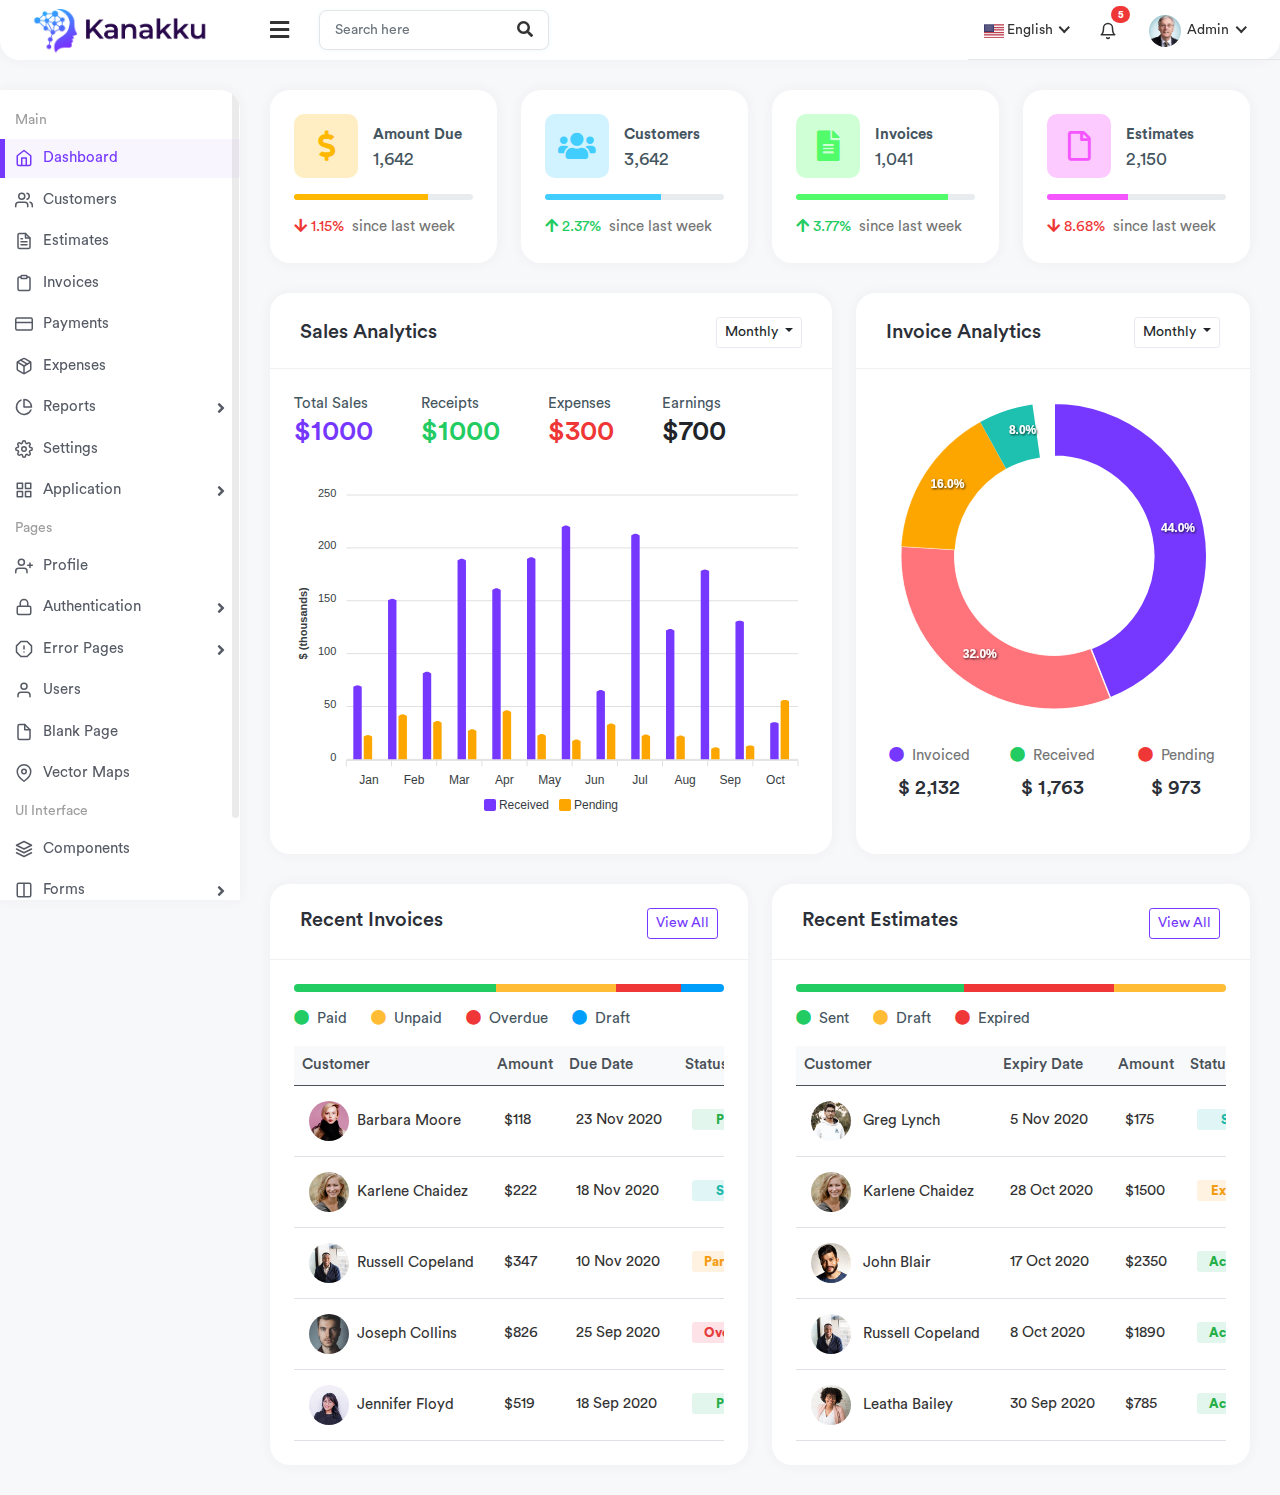
<file: Admin/index.html>
<!DOCTYPE html>
<html lang="en">
<head>
<meta charset="utf-8">
<meta name="viewport" content="width=device-width, initial-scale=1.0, user-scalable=0">
<title>Kanakku - Bootstrap Admin HTML Template</title>

<link rel="shortcut icon" href="assets/img/favicon.png">

<link rel="stylesheet" href="assets/css/bootstrap.min.css">

<link rel="stylesheet" href="assets/plugins/fontawesome/css/fontawesome.min.css">
<link rel="stylesheet" href="assets/plugins/fontawesome/css/all.min.css">

<link rel="stylesheet" href="assets/css/style.css">
<!--[if lt IE 9]>
			<script src="assets/js/html5shiv.min.js"></script>
			<script src="assets/js/respond.min.js"></script>
		<![endif]-->
</head>
<body>

<div class="main-wrapper">

<div class="header">

<div class="header-left">
<a href="index.html" class="logo">
<img src="assets/img/logo.png" alt="Logo">
</a>
<a href="index.html" class="logo logo-small">
<img src="assets/img/logo-small.png" alt="Logo" width="30" height="30">
</a>
</div>


<a href="javascript:void(0);" id="toggle_btn">
<i class="fas fa-bars"></i>
</a>


<div class="top-nav-search">
<form>
<input type="text" class="form-control" placeholder="Search here">
<button class="btn" type="submit"><i class="fas fa-search"></i></button>
</form>
</div>


<a class="mobile_btn" id="mobile_btn">
<i class="fas fa-bars"></i>
</a>


<ul class="nav nav-tabs user-menu">

<li class="nav-item dropdown has-arrow flag-nav">
<a class="nav-link dropdown-toggle" data-bs-toggle="dropdown" href="#" role="button">
<img src="assets/img/flags/us.png" alt="" height="20"> <span>English</span>
</a>
<div class="dropdown-menu dropdown-menu-right">
<a href="javascript:void(0);" class="dropdown-item">
<img src="assets/img/flags/us.png" alt="" height="16"> English
</a>
<a href="javascript:void(0);" class="dropdown-item">
<img src="assets/img/flags/fr.png" alt="" height="16"> French
</a>
<a href="javascript:void(0);" class="dropdown-item">
<img src="assets/img/flags/es.png" alt="" height="16"> Spanish
</a>
<a href="javascript:void(0);" class="dropdown-item">
<img src="assets/img/flags/de.png" alt="" height="16"> German
</a>
</div>
</li>


<li class="nav-item dropdown">
<a href="#" class="dropdown-toggle nav-link" data-bs-toggle="dropdown">
<i data-feather="bell"></i> <span class="badge rounded-pill">5</span>
</a>
<div class="dropdown-menu notifications">
<div class="topnav-dropdown-header">
<span class="notification-title">Notifications</span>
<a href="javascript:void(0)" class="clear-noti"> Clear All</a>
</div>
<div class="noti-content">
<ul class="notification-list">
<li class="notification-message">
<a href="activities.html">
<div class="media d-flex">
<span class="avatar avatar-sm">
<img class="avatar-img rounded-circle" alt="" src="assets/img/profiles/avatar-02.jpg">
</span>
<div class="media-body">
<p class="noti-details"><span class="noti-title">Brian Johnson</span> paid the invoice <span class="noti-title">#DF65485</span></p>
<p class="noti-time"><span class="notification-time">4 mins ago</span></p>
</div>
</div>
</a>
</li>
 <li class="notification-message">
<a href="activities.html">
<div class="media d-flex">
<span class="avatar avatar-sm">
<img class="avatar-img rounded-circle" alt="" src="assets/img/profiles/avatar-03.jpg">
</span>
<div class="media-body">
<p class="noti-details"><span class="noti-title">Marie Canales</span> has accepted your estimate <span class="noti-title">#GTR458789</span></p>
<p class="noti-time"><span class="notification-time">6 mins ago</span></p>
</div>
</div>
</a>
</li>
<li class="notification-message">
<a href="activities.html">
<div class="media d-flex">
<div class="avatar avatar-sm">
<span class="avatar-title rounded-circle bg-primary-light"><i class="far fa-user"></i></span>
</div>
<div class="media-body">
<p class="noti-details"><span class="noti-title">New user registered</span></p>
<p class="noti-time"><span class="notification-time">8 mins ago</span></p>
</div>
</div>
</a>
</li>
<li class="notification-message">
<a href="activities.html">
<div class="media d-flex">
<span class="avatar avatar-sm">
<img class="avatar-img rounded-circle" alt="" src="assets/img/profiles/avatar-04.jpg">
</span>
<div class="media-body">
<p class="noti-details"><span class="noti-title">Barbara Moore</span> declined the invoice <span class="noti-title">#RDW026896</span></p>
<p class="noti-time"><span class="notification-time">12 mins ago</span></p>
</div>
</div>
</a>
</li>
<li class="notification-message">
<a href="activities.html">
<div class="media d-flex">
<div class="avatar avatar-sm">
<span class="avatar-title rounded-circle bg-info-light"><i class="far fa-comment"></i></span>
</div>
<div class="media-body">
<p class="noti-details"><span class="noti-title">You have received a new message</span></p>
<p class="noti-time"><span class="notification-time">2 days ago</span></p>
</div>
</div>
</a>
</li>
</ul>
</div>
<div class="topnav-dropdown-footer">
<a href="activities.html">View all Notifications</a>
</div>
</div>
</li>


<li class="nav-item dropdown has-arrow main-drop">
<a href="#" class="dropdown-toggle nav-link" data-bs-toggle="dropdown">
<span class="user-img">
<img src="assets/img/profiles/avatar-01.jpg" alt="">
<span class="status online"></span>
</span>
<span>Admin</span>
</a>
<div class="dropdown-menu">
<a class="dropdown-item" href="profile.html"><i data-feather="user" class="me-1"></i> Profile</a>
<a class="dropdown-item" href="settings.html"><i data-feather="settings" class="me-1"></i> Settings</a>
<a class="dropdown-item" href="login.html"><i data-feather="log-out" class="me-1"></i> Logout</a>
</div>
</li>

</ul>

</div>


<div class="sidebar" id="sidebar">
<div class="sidebar-inner slimscroll">
<div id="sidebar-menu" class="sidebar-menu">
<ul>
<li class="menu-title"><span>Main</span></li>
<li class="active">
<a href="index.html"><i data-feather="home"></i> <span>Dashboard</span></a>
</li>
<li>
<a href="customers.html"><i data-feather="users"></i> <span>Customers</span></a>
</li>
<li>
<a href="estimates.html"><i data-feather="file-text"></i> <span>Estimates</span></a>
</li>
<li>
<a href="invoices.html"><i data-feather="clipboard"></i> <span>Invoices</span></a>
</li>
<li>
<a href="payments.html"><i data-feather="credit-card"></i> <span>Payments</span></a>
</li>
<li>
<a href="expenses.html"><i data-feather="package"></i> <span>Expenses</span></a>
</li>
<li class="submenu">
<a href="#"><i data-feather="pie-chart"></i> <span> Reports</span> <span class="menu-arrow"></span></a>
<ul>
<li><a href="sales-report.html">Sales Report</a></li>
<li><a href="expenses-report.html">Expenses Report</a></li>
<li><a href="profit-loss-report.html">Profit & Loss Report</a></li>
<li><a href="taxs-report.html">Taxs Report</a></li>
</ul>
</li>
<li>
<a href="settings.html"><i data-feather="settings"></i> <span>Settings</span></a>
</li>
<li class="submenu">
<a href="#"><i data-feather="grid"></i> <span> Application</span> <span class="menu-arrow"></span></a>
<ul>
<li><a href="chat.html">Chat</a></li>
<li><a href="calendar.html">Calendar</a></li>
<li><a href="inbox.html">Email</a></li>
</ul>
</li>
<li class="menu-title">
<span>Pages</span>
</li>
<li>
<a href="profile.html"><i data-feather="user-plus"></i> <span>Profile</span></a>
</li>
<li class="submenu">
<a href="#"><i data-feather="lock"></i> <span> Authentication </span> <span class="menu-arrow"></span></a>
<ul>
<li><a href="login.html"> Login </a></li>
<li><a href="register.html"> Register </a></li>
<li><a href="forgot-password.html"> Forgot Password </a></li>
<li><a href="lock-screen.html"> Lock Screen </a></li>
</ul>
</li>
<li class="submenu">
<a href="#"><i data-feather="alert-octagon"></i> <span> Error Pages </span> <span class="menu-arrow"></span></a>
<ul>
<li><a href="error-404.html">404 Error </a></li>
<li><a href="error-500.html">500 Error </a></li>
</ul>
</li>
<li>
<a href="users.html"><i data-feather="user"></i> <span>Users</span></a>
</li>
<li>
<a href="blank-page.html"><i data-feather="file"></i> <span>Blank Page</span></a>
</li>
<li>
<a href="maps-vector.html"><i data-feather="map-pin"></i> <span>Vector Maps</span></a>
</li>
<li class="menu-title">
<span>UI Interface</span>
</li>
<li>
<a href="components.html"><i data-feather="layers"></i> <span>Components</span></a>
</li>
<li class="submenu">
<a href="#"><i data-feather="columns"></i> <span> Forms </span> <span class="menu-arrow"></span></a>
<ul>
<li><a href="form-basic-inputs.html">Basic Inputs </a></li>
<li><a href="form-input-groups.html">Input Groups </a></li>
<li><a href="form-horizontal.html">Horizontal Form </a></li>
<li><a href="form-vertical.html"> Vertical Form </a></li>
<li><a href="form-mask.html"> Form Mask </a></li>
<li><a href="form-validation.html"> Form Validation </a></li>
</ul>
</li>
<li class="submenu">
<a href="#"><i data-feather="layout"></i> <span> Tables </span> <span class="menu-arrow"></span></a>
<ul>
<li><a href="tables-basic.html">Basic Tables </a></li>
<li><a href="data-tables.html">Data Table </a></li>
</ul>
</li>
</ul>
</div>
</div>
</div>


<div class="page-wrapper">
<div class="content container-fluid">
<div class="row">
<div class="col-xl-3 col-sm-6 col-12">
<div class="card">
<div class="card-body">
<div class="dash-widget-header">
<span class="dash-widget-icon bg-1">
<i class="fas fa-dollar-sign"></i>
</span>
<div class="dash-count">
<div class="dash-title">Amount Due</div>
<div class="dash-counts">
<p>1,642</p>
</div>
</div>
</div>
<div class="progress progress-sm mt-3">
<div class="progress-bar bg-5" role="progressbar" style="width: 75%" aria-valuenow="75" aria-valuemin="0" aria-valuemax="100"></div>
</div>
<p class="text-muted mt-3 mb-0"><span class="text-danger me-1"><i class="fas fa-arrow-down me-1"></i>1.15%</span> since last week</p>
</div>
</div>
</div>
<div class="col-xl-3 col-sm-6 col-12">
<div class="card">
<div class="card-body">
<div class="dash-widget-header">
<span class="dash-widget-icon bg-2">
<i class="fas fa-users"></i>
</span>
<div class="dash-count">
<div class="dash-title">Customers</div>
<div class="dash-counts">
<p>3,642</p>
</div>
</div>
</div>
<div class="progress progress-sm mt-3">
<div class="progress-bar bg-6" role="progressbar" style="width: 65%" aria-valuenow="75" aria-valuemin="0" aria-valuemax="100"></div>
</div>
<p class="text-muted mt-3 mb-0"><span class="text-success me-1"><i class="fas fa-arrow-up me-1"></i>2.37%</span> since last week</p>
</div>
</div>
</div>
<div class="col-xl-3 col-sm-6 col-12">
<div class="card">
<div class="card-body">
<div class="dash-widget-header">
<span class="dash-widget-icon bg-3">
<i class="fas fa-file-alt"></i>
</span>
<div class="dash-count">
<div class="dash-title">Invoices</div>
<div class="dash-counts">
<p>1,041</p>
</div>
</div>
</div>
<div class="progress progress-sm mt-3">
<div class="progress-bar bg-7" role="progressbar" style="width: 85%" aria-valuenow="75" aria-valuemin="0" aria-valuemax="100"></div>
</div>
<p class="text-muted mt-3 mb-0"><span class="text-success me-1"><i class="fas fa-arrow-up me-1"></i>3.77%</span> since last week</p>
</div>
</div>
</div>
<div class="col-xl-3 col-sm-6 col-12">
<div class="card">
<div class="card-body">
<div class="dash-widget-header">
<span class="dash-widget-icon bg-4">
<i class="far fa-file"></i>
</span>
<div class="dash-count">
<div class="dash-title">Estimates</div>
<div class="dash-counts">
<p>2,150</p>
</div>
</div>
</div>
<div class="progress progress-sm mt-3">
<div class="progress-bar bg-8" role="progressbar" style="width: 45%" aria-valuenow="75" aria-valuemin="0" aria-valuemax="100"></div>
</div>
<p class="text-muted mt-3 mb-0"><span class="text-danger me-1"><i class="fas fa-arrow-down me-1"></i>8.68%</span> since last week</p>
</div>
</div>
</div>
</div>
<div class="row">
<div class="col-xl-7 d-flex">
<div class="card flex-fill">
<div class="card-header">
<div class="d-flex justify-content-between align-items-center">
<h5 class="card-title">Sales Analytics</h5>
<div class="dropdown">
<button class="btn btn-white btn-sm dropdown-toggle" type="button" id="dropdownMenuButton" data-bs-toggle="dropdown" aria-expanded="false">
Monthly
</button>
<ul class="dropdown-menu" aria-labelledby="dropdownMenuButton">
<li>
<a href="javascript:void(0);" class="dropdown-item">Weekly</a>
</li>
<li>
<a href="javascript:void(0);" class="dropdown-item">Monthly</a>
</li>
<li>
 <a href="javascript:void(0);" class="dropdown-item">Yearly</a>
</li>
</ul>
</div>
</div>
</div>
<div class="card-body">
<div class="d-flex align-items-center justify-content-between flex-wrap flex-md-nowrap">
<div class="w-md-100 d-flex align-items-center mb-3">
<div>
<span>Total Sales</span>
<p class="h3 text-primary me-5">$1000</p>
</div>
<div>
<span>Receipts</span>
<p class="h3 text-success me-5">$1000</p>
</div>
<div>
<span>Expenses</span>
<p class="h3 text-danger me-5">$300</p>
</div>
<div>
<span>Earnings</span>
<p class="h3 text-dark me-5">$700</p>
</div>
</div>
</div>
<div id="sales_chart"></div>
</div>
</div>
</div>
<div class="col-xl-5 d-flex">
<div class="card flex-fill">
<div class="card-header">
<div class="d-flex justify-content-between align-items-center">
<h5 class="card-title">Invoice Analytics</h5>
<div class="dropdown">
<button class="btn btn-white btn-sm dropdown-toggle" type="button" id="dropdownMenuButton1" data-bs-toggle="dropdown" aria-expanded="false">
Monthly
</button>
<ul class="dropdown-menu" aria-labelledby="dropdownMenuButton1">
<li>
<a href="javascript:void(0);" class="dropdown-item">Weekly</a>
</li>
<li>
<a href="javascript:void(0);" class="dropdown-item">Monthly</a>
</li>
<li>
<a href="javascript:void(0);" class="dropdown-item">Yearly</a>
</li>
</ul>
</div>
</div>
</div>
<div class="card-body">
<div id="invoice_chart"></div>
<div class="text-center text-muted">
<div class="row">
<div class="col-4">
<div class="mt-4">
<p class="mb-2 text-truncate"><i class="fas fa-circle text-primary me-1"></i> Invoiced</p>
<h5>$ 2,132</h5>
</div>
</div>
<div class="col-4">
<div class="mt-4">
<p class="mb-2 text-truncate"><i class="fas fa-circle text-success me-1"></i> Received</p>
<h5>$ 1,763</h5>
</div>
</div>
<div class="col-4">
<div class="mt-4">
<p class="mb-2 text-truncate"><i class="fas fa-circle text-danger me-1"></i> Pending</p>
<h5>$ 973</h5>
</div>
</div>
</div>
</div>
</div>
</div>
</div>
</div>
<div class="row">
<div class="col-md-6 col-sm-6">
<div class="card">
<div class="card-header">
<div class="row">
<div class="col">
<h5 class="card-title">Recent Invoices</h5>
</div>
<div class="col-auto">
<a href="invoices.html" class="btn-right btn btn-sm btn-outline-primary">
View All
</a>
</div>
</div>
</div>
<div class="card-body">
<div class="mb-3">
<div class="progress progress-md rounded-pill mb-3">
<div class="progress-bar bg-success" role="progressbar" style="width: 47%" aria-valuenow="47" aria-valuemin="0" aria-valuemax="100"></div>
<div class="progress-bar bg-warning" role="progressbar" style="width: 28%" aria-valuenow="28" aria-valuemin="0" aria-valuemax="100"></div>
<div class="progress-bar bg-danger" role="progressbar" style="width: 15%" aria-valuenow="15" aria-valuemin="0" aria-valuemax="100"></div>
<div class="progress-bar bg-info" role="progressbar" style="width: 10%" aria-valuenow="10" aria-valuemin="0" aria-valuemax="100"></div>
</div>
<div class="row">
<div class="col-auto">
<i class="fas fa-circle text-success me-1"></i> Paid
</div>
<div class="col-auto">
<i class="fas fa-circle text-warning me-1"></i> Unpaid
</div>
<div class="col-auto">
<i class="fas fa-circle text-danger me-1"></i> Overdue
</div>
<div class="col-auto">
<i class="fas fa-circle text-info me-1"></i> Draft
</div>
</div>
</div>
<div class="table-responsive">
<table class="table table-stripped table-hover">
<thead class="thead-light">
<tr>
<th>Customer</th>
<th>Amount</th>
<th>Due Date</th>
<th>Status</th>
<th class="text-right">Action</th>
</tr>
</thead>
<tbody>
<tr>
<td>
<h2 class="table-avatar">
<a href="profile.html"><img class="avatar avatar-sm me-2 avatar-img rounded-circle" src="assets/img/profiles/avatar-04.jpg" alt="User Image">Barbara Moore</a>
</h2>
</td>
<td>$118</td>
<td>23 Nov 2020</td>
<td><span class="badge bg-success-light">Paid</span></td>
<td class="text-right">
<div class="dropdown dropdown-action">
<a href="#" class="action-icon dropdown-toggle" data-bs-toggle="dropdown" aria-expanded="false"><i class="fas fa-ellipsis-h"></i></a>
<div class="dropdown-menu dropdown-menu-right">
<a class="dropdown-item" href="edit-invoice.html"><i class="far fa-edit me-2"></i>Edit</a>
<a class="dropdown-item" href="view-invoice.html"><i class="far fa-eye me-2"></i>View</a>
<a class="dropdown-item" href="javascript:void(0);"><i class="far fa-trash-alt me-2"></i>Delete</a>
<a class="dropdown-item" href="javascript:void(0);"><i class="far fa-check-circle me-2"></i>Mark as sent</a>
<a class="dropdown-item" href="javascript:void(0);"><i class="far fa-paper-plane me-2"></i>Send Invoice</a>
<a class="dropdown-item" href="javascript:void(0);"><i class="far fa-copy me-2"></i>Clone Invoice</a>
</div>
</div>
</td>
</tr>
<tr>
<td>
<h2 class="table-avatar">
<a href="profile.html"><img class="avatar avatar-sm me-2 avatar-img rounded-circle" src="assets/img/profiles/avatar-06.jpg" alt="User Image">Karlene Chaidez</a>
</h2>
</td>
<td>$222</td>
<td>18 Nov 2020</td>
<td><span class="badge bg-info-light">Sent</span></td>
<td class="text-right">
<div class="dropdown dropdown-action">
<a href="#" class="action-icon dropdown-toggle" data-bs-toggle="dropdown" aria-expanded="false"><i class="fas fa-ellipsis-h"></i></a>
<div class="dropdown-menu dropdown-menu-right">
<a class="dropdown-item" href="edit-invoice.html"><i class="far fa-edit me-2"></i>Edit</a>
<a class="dropdown-item" href="view-invoice.html"><i class="far fa-eye me-2"></i>View</a>
<a class="dropdown-item" href="javascript:void(0);"><i class="far fa-trash-alt me-2"></i>Delete</a>
<a class="dropdown-item" href="javascript:void(0);"><i class="far fa-check-circle me-2"></i>Mark as sent</a>
<a class="dropdown-item" href="javascript:void(0);"><i class="far fa-paper-plane me-2"></i>Send Invoice</a>
<a class="dropdown-item" href="javascript:void(0);"><i class="far fa-copy me-2"></i>Clone Invoice</a>
</div>
</div>
</td>
</tr>
<tr>
<td>
 <h2 class="table-avatar">
<a href="profile.html"><img class="avatar avatar-sm me-2 avatar-img rounded-circle" src="assets/img/profiles/avatar-08.jpg" alt="User Image">Russell Copeland</a>
</h2>
</td>
<td>$347</td>
<td>10 Nov 2020</td>
<td><span class="badge bg-warning-light">Partially Paid</span></td>
<td class="text-right">
<div class="dropdown dropdown-action">
<a href="#" class="action-icon dropdown-toggle" data-bs-toggle="dropdown" aria-expanded="false"><i class="fas fa-ellipsis-h"></i></a>
<div class="dropdown-menu dropdown-menu-right">
<a class="dropdown-item" href="edit-invoice.html"><i class="far fa-edit me-2"></i>Edit</a>
<a class="dropdown-item" href="view-invoice.html"><i class="far fa-eye me-2"></i>View</a>
<a class="dropdown-item" href="javascript:void(0);"><i class="far fa-trash-alt me-2"></i>Delete</a>
<a class="dropdown-item" href="javascript:void(0);"><i class="far fa-check-circle me-2"></i>Mark as sent</a>
<a class="dropdown-item" href="javascript:void(0);"><i class="far fa-paper-plane me-2"></i>Send Invoice</a>
<a class="dropdown-item" href="javascript:void(0);"><i class="far fa-copy me-2"></i>Clone Invoice</a>
</div>
</div>
</td>
</tr>
<tr>
<td>
<h2 class="table-avatar">
<a href="profile.html"><img class="avatar avatar-sm me-2 avatar-img rounded-circle" src="assets/img/profiles/avatar-10.jpg" alt="User Image">Joseph Collins</a>
</h2>
</td>
<td>$826</td>
<td>25 Sep 2020</td>
<td><span class="badge bg-danger-light">Overdue</span></td>
<td class="text-right">
<div class="dropdown dropdown-action">
<a href="#" class="action-icon dropdown-toggle" data-bs-toggle="dropdown" aria-expanded="false"><i class="fas fa-ellipsis-h"></i></a>
<div class="dropdown-menu dropdown-menu-right">
<a class="dropdown-item" href="edit-invoice.html"><i class="far fa-edit me-2"></i>Edit</a>
<a class="dropdown-item" href="view-invoice.html"><i class="far fa-eye me-2"></i>View</a>
<a class="dropdown-item" href="javascript:void(0);"><i class="far fa-trash-alt me-2"></i>Delete</a>
<a class="dropdown-item" href="javascript:void(0);"><i class="far fa-check-circle me-2"></i>Mark as sent</a>
<a class="dropdown-item" href="javascript:void(0);"><i class="far fa-paper-plane me-2"></i>Send Invoice</a>
<a class="dropdown-item" href="javascript:void(0);"><i class="far fa-copy me-2"></i>Clone Invoice</a>
</div>
</div>
</td>
</tr>
<tr>
<td>
<h2 class="table-avatar">
<a href="profile.html"><img class="avatar avatar-sm me-2 avatar-img rounded-circle" src="assets/img/profiles/avatar-11.jpg" alt="User Image">Jennifer Floyd</a>
</h2>
</td>
<td>$519</td>
<td>18 Sep 2020</td>
<td><span class="badge bg-success-light">Paid</span></td>
<td class="text-right">
<div class="dropdown dropdown-action">
<a href="#" class="action-icon dropdown-toggle" data-bs-toggle="dropdown" aria-expanded="false"><i class="fas fa-ellipsis-h"></i></a>
<div class="dropdown-menu dropdown-menu-right">
<a class="dropdown-item" href="edit-invoice.html"><i class="far fa-edit me-2"></i>Edit</a>
<a class="dropdown-item" href="view-invoice.html"><i class="far fa-eye me-2"></i>View</a>
<a class="dropdown-item" href="javascript:void(0);"><i class="far fa-trash-alt me-2"></i>Delete</a>
<a class="dropdown-item" href="javascript:void(0);"><i class="far fa-check-circle me-2"></i>Mark as sent</a>
<a class="dropdown-item" href="javascript:void(0);"><i class="far fa-paper-plane me-2"></i>Send Invoice</a>
<a class="dropdown-item" href="javascript:void(0);"><i class="far fa-copy me-2"></i>Clone Invoice</a>
</div>
</div>
</td>
</tr>
</tbody>
</table>
</div>
</div>
</div>
</div>
<div class="col-md-6 col-sm-6">
<div class="card">
<div class="card-header">
<div class="row">
<div class="col">
<h5 class="card-title">Recent Estimates</h5>
</div>
<div class="col-auto">
<a href="estimates.html" class="btn-right btn btn-sm btn-outline-primary">
View All
</a>
</div>
</div>
</div>
<div class="card-body">
<div class="mb-3">
<div class="progress progress-md rounded-pill mb-3">
<div class="progress-bar bg-success" role="progressbar" style="width: 39%" aria-valuenow="39" aria-valuemin="0" aria-valuemax="100"></div>
<div class="progress-bar bg-danger" role="progressbar" style="width: 35%" aria-valuenow="35" aria-valuemin="0" aria-valuemax="100"></div>
<div class="progress-bar bg-warning" role="progressbar" style="width: 26%" aria-valuenow="26" aria-valuemin="0" aria-valuemax="100"></div>
</div>
<div class="row">
<div class="col-auto">
<i class="fas fa-circle text-success me-1"></i> Sent
</div>
<div class="col-auto">
<i class="fas fa-circle text-warning me-1"></i> Draft
</div>
<div class="col-auto">
<i class="fas fa-circle text-danger me-1"></i> Expired
</div>
</div>
</div>
<div class="table-responsive">
<table class="table table-hover">
<thead class="thead-light">
<tr>
<th>Customer</th>
<th>Expiry Date</th>
<th>Amount</th>
<th>Status</th>
<th class="text-right">Action</th>
</tr>
</thead>
<tbody>
<tr>
<td>
<h2 class="table-avatar">
<a href="profile.html"><img class="avatar avatar-sm me-2 avatar-img rounded-circle" src="assets/img/profiles/avatar-05.jpg" alt="User Image"> Greg Lynch</a>
</h2>
</td>
<td>5 Nov 2020</td>
<td>$175</td>
<td><span class="badge bg-info-light">Sent</span></td>
<td class="text-right">
<div class="dropdown dropdown-action">
<a href="#" class="action-icon dropdown-toggle" data-bs-toggle="dropdown" aria-expanded="false"><i class="fas fa-ellipsis-h"></i></a>
<div class="dropdown-menu dropdown-menu-right">
<a class="dropdown-item" href="edit-invoice.html"><i class="far fa-edit me-2"></i>Edit</a>
<a class="dropdown-item" href="javascript:void(0);"><i class="far fa-trash-alt me-2"></i>Delete</a>
<a class="dropdown-item" href="view-estimate.html"><i class="far fa-eye me-2"></i>View</a>
<a class="dropdown-item" href="javascript:void(0);"><i class="far fa-file-alt me-2"></i>Convert to Invoice</a>
<a class="dropdown-item" href="javascript:void(0);"><i class="far fa-check-circle me-2"></i>Mark as sent</a>
<a class="dropdown-item" href="javascript:void(0);"><i class="far fa-paper-plane me-2"></i>Send Estimate</a>
<a class="dropdown-item" href="javascript:void(0);"><i class="far fa-check-circle me-2"></i>Mark as Accepted</a>
<a class="dropdown-item" href="javascript:void(0);"><i class="far fa-times-circle me-2"></i>Mark as Rejected</a>
 </div>
</div>
</td>
</tr>
<tr>
<td>
<h2 class="table-avatar">
<a href="profile.html"><img class="avatar avatar-sm me-2 avatar-img rounded-circle" src="assets/img/profiles/avatar-06.jpg" alt="User Image"> Karlene Chaidez</a>
</h2>
</td>
<td>28 Oct 2020</td>
<td>$1500</td>
<td><span class="badge bg-warning-light">Expired</span></td>
<td class="text-right">
<div class="dropdown dropdown-action">
<a href="#" class="action-icon dropdown-toggle" data-bs-toggle="dropdown" aria-expanded="false"><i class="fas fa-ellipsis-h"></i></a>
<div class="dropdown-menu dropdown-menu-right">
<a class="dropdown-item" href="edit-invoice.html"><i class="far fa-edit me-2"></i>Edit</a>
<a class="dropdown-item" href="javascript:void(0);"><i class="far fa-trash-alt me-2"></i>Delete</a>
<a class="dropdown-item" href="view-estimate.html"><i class="far fa-eye me-2"></i>View</a>
<a class="dropdown-item" href="javascript:void(0);"><i class="far fa-file-alt me-2"></i>Convert to Invoice</a>
<a class="dropdown-item" href="javascript:void(0);"><i class="far fa-check-circle me-2"></i>Mark as sent</a>
<a class="dropdown-item" href="javascript:void(0);"><i class="far fa-paper-plane me-2"></i>Send Estimate</a>
<a class="dropdown-item" href="javascript:void(0);"><i class="far fa-check-circle me-2"></i>Mark as Accepted</a>
<a class="dropdown-item" href="javascript:void(0);"><i class="far fa-times-circle me-2"></i>Mark as Rejected</a>
</div>
</div>
</td>
</tr>
<tr>
<td>
<h2 class="table-avatar">
<a href="profile.html"><img class="avatar avatar-sm me-2 avatar-img rounded-circle" src="assets/img/profiles/avatar-07.jpg" alt="User Image"> John Blair</a>
</h2>
</td>
<td>17 Oct 2020</td>
<td>$2350</td>
<td><span class="badge bg-success-light">Accepted</span></td>
<td class="text-right">
<div class="dropdown dropdown-action">
<a href="#" class="action-icon dropdown-toggle" data-bs-toggle="dropdown" aria-expanded="false"><i class="fas fa-ellipsis-h"></i></a>
<div class="dropdown-menu dropdown-menu-right">
<a class="dropdown-item" href="edit-invoice.html"><i class="far fa-edit me-2"></i>Edit</a>
<a class="dropdown-item" href="javascript:void(0);"><i class="far fa-trash-alt me-2"></i>Delete</a>
<a class="dropdown-item" href="view-estimate.html"><i class="far fa-eye me-2"></i>View</a>
<a class="dropdown-item" href="javascript:void(0);"><i class="far fa-file-alt me-2"></i>Convert to Invoice</a>
<a class="dropdown-item" href="javascript:void(0);"><i class="far fa-check-circle me-2"></i>Mark as sent</a>
<a class="dropdown-item" href="javascript:void(0);"><i class="far fa-paper-plane me-2"></i>Send Estimate</a>
<a class="dropdown-item" href="javascript:void(0);"><i class="far fa-check-circle me-2"></i>Mark as Accepted</a>
<a class="dropdown-item" href="javascript:void(0);"><i class="far fa-times-circle me-2"></i>Mark as Rejected</a>
</div>
</div>
</td>
</tr>
<tr>
<td>
<h2 class="table-avatar">
<a href="profile.html"><img class="avatar avatar-sm me-2 avatar-img rounded-circle" src="assets/img/profiles/avatar-08.jpg" alt="User Image"> Russell Copeland</a>
</h2>
</td>
<td>8 Oct 2020</td>
<td>$1890</td>
<td><span class="badge bg-success-light">Accepted</span></td>
<td class="text-right">
<div class="dropdown dropdown-action">
<a href="#" class="action-icon dropdown-toggle" data-bs-toggle="dropdown" aria-expanded="false"><i class="fas fa-ellipsis-h"></i></a>
<div class="dropdown-menu dropdown-menu-right">
<a class="dropdown-item" href="edit-invoice.html"><i class="far fa-edit me-2"></i>Edit</a>
<a class="dropdown-item" href="javascript:void(0);"><i class="far fa-trash-alt me-2"></i>Delete</a>
<a class="dropdown-item" href="view-estimate.html"><i class="far fa-eye me-2"></i>View</a>
<a class="dropdown-item" href="javascript:void(0);"><i class="far fa-file-alt me-2"></i>Convert to Invoice</a>
<a class="dropdown-item" href="javascript:void(0);"><i class="far fa-check-circle me-2"></i>Mark as sent</a>
<a class="dropdown-item" href="javascript:void(0);"><i class="far fa-paper-plane me-2"></i>Send Estimate</a>
<a class="dropdown-item" href="javascript:void(0);"><i class="far fa-check-circle me-2"></i>Mark as Accepted</a>
<a class="dropdown-item" href="javascript:void(0);"><i class="far fa-times-circle me-2"></i>Mark as Rejected</a>
</div>
</div>
</td>
</tr>
<tr>
<td>
<h2 class="table-avatar">
<a href="profile.html"><img class="avatar avatar-sm me-2 avatar-img rounded-circle" src="assets/img/profiles/avatar-09.jpg" alt="User Image"> Leatha Bailey</a>
</h2>
</td>
<td>30 Sep 2020</td>
<td>$785</td>
<td><span class="badge bg-success-light">Accepted</span></td>
<td class="text-right">
<div class="dropdown dropdown-action">
<a href="#" class="action-icon dropdown-toggle" data-bs-toggle="dropdown" aria-expanded="false"><i class="fas fa-ellipsis-h"></i></a>
<div class="dropdown-menu dropdown-menu-right">
<a class="dropdown-item" href="edit-invoice.html"><i class="far fa-edit me-2"></i>Edit</a>
<a class="dropdown-item" href="javascript:void(0);"><i class="far fa-trash-alt me-2"></i>Delete</a>
<a class="dropdown-item" href="view-estimate.html"><i class="far fa-eye me-2"></i>View</a>
<a class="dropdown-item" href="javascript:void(0);"><i class="far fa-file-alt me-2"></i>Convert to Invoice</a>
<a class="dropdown-item" href="javascript:void(0);"><i class="far fa-check-circle me-2"></i>Mark as sent</a>
<a class="dropdown-item" href="javascript:void(0);"><i class="far fa-paper-plane me-2"></i>Send Estimate</a>
<a class="dropdown-item" href="javascript:void(0);"><i class="far fa-check-circle me-2"></i>Mark as Accepted</a>
<a class="dropdown-item" href="javascript:void(0);"><i class="far fa-times-circle me-2"></i>Mark as Rejected</a>
</div>
</div>
</td>
</tr>
</tbody>
</table>
</div>
</div>
</div>
</div>
</div>
</div>
</div>

</div>


<script src="assets/js/jquery-3.6.0.min.js"></script>

<script src="assets/js/popper.min.js"></script>
<script src="assets/js/bootstrap.min.js"></script>

<script src="assets/js/feather.min.js"></script>

<script src="assets/plugins/slimscroll/jquery.slimscroll.min.js"></script>

<script src="assets/plugins/apexchart/apexcharts.min.js"></script>
<script src="assets/plugins/apexchart/chart-data.js"></script>

<script src="assets/js/script.js"></script>
</body>
</html>
</file>
<file: Admin/assets/css/style.css>
@font-face{font-family:circularstd;font-style:normal;font-weight:400;src:local('Circular Std Book'),url(../fonts/CircularStd-Book.woff) format('woff')}@font-face{font-family:circularstd;font-style:italic;font-weight:400;src:local('Circular Std Book Italic'),url(../fonts/CircularStd-BookItalic.woff) format('woff')}@font-face{font-family:circularstd;font-style:normal;font-weight:500;src:local('Circular Std Medium'),url(../fonts/CircularStd-Medium.woff) format('woff')}@font-face{font-family:circularstd;font-style:italic;font-weight:500;src:local('Circular Std Medium Italic'),url(../fonts/CircularStd-MediumItalic.woff) format('woff')}@font-face{font-family:circularstd;font-style:normal;font-weight:600;src:local('Circular Std Bold'),url(../fonts/CircularStd-Bold.woff) format('woff')}@font-face{font-family:circularstd;font-style:italic;font-weight:600;src:local('Circular Std Bold Italic'),url(../fonts/CircularStd-BoldItalic.woff) format('woff')}@font-face{font-family:circularstd;font-style:normal;font-weight:800;src:local('Circular Std Black'),url(../fonts/CircularStd-Black.woff) format('woff')}@font-face{font-family:circularstd;font-style:italic;font-weight:800;src:local('Circular Std Black Italic'),url(../fonts/CircularStd-BlackItalic.woff) format('woff')}@font-face{font-family:material icons;font-style:normal;font-weight:400;src:url(../fonts/MaterialIcons-Regular.eot);src:local('Material Icons'),local('MaterialIcons-Regular'),url(../fonts/MaterialIcons-Regular.woff2) format('woff2'),url(../fonts/MaterialIcons-Regular.woff) format('woff'),url(../fonts/MaterialIcons-Regular.ttf) format('truetype')}html{height:100%}body{background-color:#f7f8f9;color:#455560;font-family:circularstd,sans-serif;font-size:.9375rem;height:100%;line-height:1.5;overflow-x:hidden}h1,h2,h3,h4,h5,h6{font-family:circularstd,sans-serif;margin-top:0;color:#2c3038}a{text-decoration:none}a:hover,a:active,a:focus{outline:none;text-decoration:none}input:-webkit-autofill,input:-webkit-autofill:hover,input:-webkit-autofill:focus{-webkit-box-shadow:0 0 0 1000px #fff inset!important}.form-control{border:1px solid #dee2e6;box-shadow:none;color:#333;padding:.54688rem .875rem;font-size:.875rem;height:calc(1.6em + 1.21875rem);line-height:1.6;font-weight:400;color:#1e2022}textarea.form-control{height:auto}.form-control:focus{box-shadow:0 0 10px rgba(136,136,136,.125);outline:0;border-color:#c1c9d0}.form-control-sm{height:calc(1.5em + 1rem);padding:.4375rem .65625rem;font-size:.8125rem;line-height:1.5;border-radius:.25rem}.form-control-lg{height:calc(1.5em + 1.875rem);padding:.875rem 1.09375rem;font-size:1rem;line-height:1.5;border-radius:.3125rem}a{color:#377dff}a:hover{color:#0052ea;text-decoration:none}p{margin-top:0;margin-bottom:1rem}p:last-child{margin-bottom:0}dl,ol,ul{margin-top:0;margin-bottom:0}input,button,a{transition:all .4s ease;-moz-transition:all .4s ease;-o-transition:all .4s ease;-transition:all .4s ease;-webkit-transition:all .4s ease}input,input:focus,button,button:focus{outline:none}input[type=file]{height:auto;min-height:calc(1.5em + .75rem + 2px)}input[type=text],input[type=password]{-webkit-appearance:none;-moz-appearance:none;appearance:none}textarea.form-control{resize:vertical}.navbar-nav>li{float:left}.form-group{margin-bottom:1.25rem}.form-group img{width:100%}.input-group .form-control{height:40px}.nav .open>a,.nav .open>a:focus,.nav .open>a:hover{background-color:rgba(0,0,0,.1);border-color:rgba(0,0,0,.1)}.material-icons{font-family:material icons;font-weight:400;font-style:normal;font-size:24px;display:inline-block;line-height:1;text-transform:none;letter-spacing:normal;word-wrap:normal;white-space:nowrap;direction:ltr;-webkit-font-smoothing:antialiased;text-rendering:optimizeLegibility;-moz-osx-font-smoothing:grayscale;font-feature-settings:'liga'}ul li{list-style:none}p:last-child{margin-bottom:0}.table{color:#333;max-width:100%;margin-bottom:0;width:100%}.table-striped>tbody>tr:nth-of-type(2n+1){background-color:#f8f9fa}.table.no-border>tbody>tr>td,.table>tbody>tr>th,.table.no-border>tfoot>tr>td,.table.no-border>tfoot>tr>th,.table.no-border>thead>tr>td,.table.no-border>thead>tr>th{padding:10px 8px}.table-nowrap td,.table-nowrap th{white-space:nowrap}.table.dataTable{border-collapse:collapse!important}table.table td h2{display:inline-block;font-size:inherit;font-weight:400;margin:0;padding:0;vertical-align:middle}table.table td h2.table-avatar{align-items:center;display:inline-flex;font-size:inherit;font-weight:400;margin:0;padding:0;vertical-align:middle;white-space:nowrap}.table>tbody>tr>td{padding:15px}table.table td h2 a{color:#333}table.table td h2 a:hover{color:#7638ff}table.table td h2 span{color:#888;display:block;font-size:12px;margin-top:3px}.table thead{background-color:transparent;border-bottom:0}.table thead tr th{font-weight:500}.table.table-center td,.table.table-center th{vertical-align:middle}.table-hover tbody tr:hover{background-color:#f6f6f7}.table td,.table th{vertical-align:middle;white-space:nowrap}.table-bordered{border:1px solid rgba(0,0,0,.05)!important}.table-bordered td:first-child{border-top-left-radius:0!important;border-bottom-left-radius:0!important}.table-bordered td:last-child{border-top-right-radius:0!important;border-bottom-right-radius:0!important}.table-bordered th,.table-bordered td{border-color:rgba(0,0,0,.05)}.card-table .card-body{padding:0}.card-table .card-body .table>thead>tr>th{border-top:0}.card-table .card-body .table tr td:first-child,.card-table .card-body .table tr th:first-child{padding-left:1.5rem}.card-table .card-body .table tr td:last-child,.card-table .card-body .table tr th:last-child{padding-right:1.5rem}.card-table .table td,.card-table .table th{border-top:1px solid #e2e5e8;padding:1rem .75rem;white-space:nowrap}.block{display:block!important}.bullets li{list-style:inherit}#toggle_btn i{font-size:22px}.bg-1{background-color:#ffeec3}.bg-1 i{color:#ffb800}.bg-2{background-color:#d1f3ff}.bg-2 i{color:#42cdff}.bg-3{background-color:#ceffd5}.bg-3 i{color:#52fb6a}.bg-4{background-color:#fccaff}.bg-4 i{color:#f555ff}.bg-5{background-color:#ffb800}.bg-6{background-color:#42cdff}.bg-7{background-color:#52fb6a}.bg-8{background-color:#f555ff}.table .btn{white-space:nowrap}table .badge{border-radius:3px;display:inline-block;font-size:13px;min-width:75px;padding:4px 12px;text-align:center}.feather{width:18px;height:18px}.btn.focus,.btn:focus{box-shadow:unset}.btn-white{background-color:#fff;border-color:#e7eaf3}.btn.btn-rounded{border-radius:50px}.bg-primary,.badge-primary{background-color:#7638ff!important}a.bg-primary:focus,a.bg-primary:hover,button.bg-primary:focus,button.bg-primary:hover{background-color:#621aff!important}.bg-success,.badge-success{background-color:#22cc62!important}a.bg-success:focus,a.bg-success:hover,button.bg-success:focus,button.bg-success:hover{background-color:#1eae55!important}.bg-info,.badge-info{background-color:#009efb!important}a.bg-info:focus,a.bg-info:hover,button.bg-info:focus,button.bg-info:hover{background-color:#028ee1!important}.bg-warning,.badge-warning{background-color:#ffbc34!important}a.bg-warning:focus,a.bg-warning:hover,button.bg-warning:focus,button.bg-warning:hover{background-color:#e9ab2e!important}.bg-danger,.badge-danger{background-color:#ef3737!important}a.bg-danger:focus,a.bg-danger:hover,button.bg-danger:focus,button.bg-danger:hover{background-color:#e63333!important}.bg-white{background-color:#fff}.bg-purple,.badge-purple{background-color:#9368e9!important}.text-primary,.dropdown-menu>li>a.text-primary{color:#7638ff!important}.text-success,.dropdown-menu>li>a.text-success{color:#22cc62!important}.text-danger,.dropdown-menu>li>a.text-danger{color:#ef3737!important}.text-info,.dropdown-menu>li>a.text-info{color:#009efb!important}.text-warning,.dropdown-menu>li>a.text-warning{color:#ffbc34!important}.text-purple,.dropdown-menu>li>a.text-purple{color:#7460ee!important}.text-muted{color:#757575!important}.btn-primary{background-color:#7638ff;border:1px solid #7638ff}.btn-primary:hover,.btn-primary:focus,.btn-primary.active,.btn-primary:active,.open>.dropdown-toggle.btn-primary{background-color:#621aff;border:1px solid #621aff}.btn-primary.active.focus,.btn-primary.active:focus,.btn-primary.active:hover,.btn-primary.focus:active,.btn-primary:active:focus,.btn-primary:active:hover,.open>.dropdown-toggle.btn-primary.focus,.open>.dropdown-toggle.btn-primary:focus,.open>.dropdown-toggle.btn-primary:hover{background-color:#621aff;border:1px solid #621aff}.btn-primary.active:not(:disabled):not(.disabled),.btn-primary:active:not(:disabled):not(.disabled),.show>.btn-primary.dropdown-toggle{background-color:#621aff;border-color:#621aff;color:#fff}.btn-primary.active:focus:not(:disabled):not(.disabled),.btn-primary:active:focus:not(:disabled):not(.disabled),.show>.btn-primary.dropdown-toggle:focus{box-shadow:unset}.btn-primary.disabled,.btn-primary:disabled{background-color:#7638ff;border-color:#7638ff;color:#fff}.btn-secondary.active:focus:not(:disabled):not(.disabled),.btn-secondary:active:focus:not(:disabled):not(.disabled),.show>.btn-secondary.dropdown-toggle:focus{box-shadow:unset}.btn-success{background-color:#22cc62;border:1px solid #22cc62}.btn-success:hover,.btn-success:focus,.btn-success.active,.btn-success:active,.open>.dropdown-toggle.btn-success{background-color:#1eae55;border:1px solid #1eae55;color:#fff}.btn-success.active.focus,.btn-success.active:focus,.btn-success.active:hover,.btn-success.focus:active,.btn-success:active:focus,.btn-success:active:hover,.open>.dropdown-toggle.btn-success.focus,.open>.dropdown-toggle.btn-success:focus,.open>.dropdown-toggle.btn-success:hover{background-color:#1eae55;border:1px solid #1eae55}.btn-success.active:not(:disabled):not(.disabled),.btn-success:active:not(:disabled):not(.disabled),.show>.btn-success.dropdown-toggle{background-color:#1eae55;border-color:#1eae55;color:#fff}.btn-success.active:focus:not(:disabled):not(.disabled),.btn-success:active:focus:not(:disabled):not(.disabled),.show>.btn-success.dropdown-toggle:focus{box-shadow:unset}.btn-success.disabled,.btn-success:disabled{background-color:#22cc62;border-color:#22cc62;color:#fff}.btn-info{background-color:#009efb;border:1px solid #009efb}.btn-info:hover,.btn-info:focus,.btn-info.active,.btn-info:active,.open>.dropdown-toggle.btn-info{background-color:#028ee1;border:1px solid #028ee1}.btn-info.active.focus,.btn-info.active:focus,.btn-info.active:hover,.btn-info.focus:active,.btn-info:active:focus,.btn-info:active:hover,.open>.dropdown-toggle.btn-info.focus,.open>.dropdown-toggle.btn-info:focus,.open>.dropdown-toggle.btn-info:hover{background-color:#028ee1;border:1px solid #028ee1}.btn-info.active:not(:disabled):not(.disabled),.btn-info:active:not(:disabled):not(.disabled),.show>.btn-info.dropdown-toggle{background-color:#028ee1;border-color:#028ee1;color:#fff}.btn-info.active:focus:not(:disabled):not(.disabled),.btn-info:active:focus:not(:disabled):not(.disabled),.show>.btn-info.dropdown-toggle:focus{box-shadow:unset}.btn-info.disabled,.btn-info:disabled{background-color:#009efb;border-color:#009efb;color:#fff}.btn-warning{background-color:#ffbc34;border:1px solid #ffbc34}.btn-warning:hover,.btn-warning:focus,.btn-warning.active,.btn-warning:active,.open>.dropdown-toggle.btn-warning{background-color:#e9ab2e;border:1px solid #e9ab2e}.btn-warning.active.focus,.btn-warning.active:focus,.btn-warning.active:hover,.btn-warning.focus:active,.btn-warning:active:focus,.btn-warning:active:hover,.open>.dropdown-toggle.btn-warning.focus,.open>.dropdown-toggle.btn-warning:focus,.open>.dropdown-toggle.btn-warning:hover{background-color:#e9ab2e;border:1px solid #e9ab2e}.btn-warning.active:not(:disabled):not(.disabled),.btn-warning:active:not(:disabled):not(.disabled),.show>.btn-danger.dropdown-toggle{background-color:#e9ab2e;border-color:#e9ab2e;color:#fff}.btn-warning.active:focus:not(:disabled):not(.disabled),.btn-warning:active:focus:not(:disabled):not(.disabled),.show>.btn-warning.dropdown-toggle:focus{box-shadow:unset}.btn-warning.disabled,.btn-warning:disabled{background-color:#ffbc34;border-color:#ffbc34;color:#fff}.badge-secondary{background-color:#621aff!important}.btn-danger{background-color:#ef3737;border:1px solid #ef3737}.btn-danger:hover,.btn-danger:focus,.btn-danger.active,.btn-danger:active,.open>.dropdown-toggle.btn-danger{background-color:#ec1313;border:1px solid #ec1313}.btn-danger.active.focus,.btn-danger.active:focus,.btn-danger.active:hover,.btn-danger.focus:active,.btn-danger:active:focus,.btn-danger:active:hover,.open>.dropdown-toggle.btn-danger.focus,.open>.dropdown-toggle.btn-danger:focus,.open>.dropdown-toggle.btn-danger:hover{background-color:#ec1313;border:1px solid #ec1313}.btn-danger.active:not(:disabled):not(.disabled),.btn-danger:active:not(:disabled):not(.disabled),.show>.btn-danger.dropdown-toggle{background-color:#ec1313;border-color:#ec1313;color:#fff}.btn-danger.active:focus:not(:disabled):not(.disabled),.btn-danger:active:focus:not(:disabled):not(.disabled),.show>.btn-danger.dropdown-toggle:focus{box-shadow:unset}.btn-danger.disabled,.btn-danger:disabled{background-color:#f62d51;border-color:#f62d51;color:#fff}.btn-light.active:focus:not(:disabled):not(.disabled),.btn-light:active:focus:not(:disabled):not(.disabled),.show>.btn-light.dropdown-toggle:focus{box-shadow:unset}.btn-dark.active:focus:not(:disabled):not(.disabled),.btn-dark:active:focus:not(:disabled):not(.disabled),.show>.btn-dark.dropdown-toggle:focus{box-shadow:unset}.btn-outline-primary{color:#7638ff;border-color:#7638ff}.btn-outline-primary:hover{background-color:#7638ff;border-color:#7638ff}.btn-outline-primary:focus,.btn-outline-primary.focus{box-shadow:none}.btn-outline-primary.disabled,.btn-outline-primary:disabled{color:#7638ff;background-color:transparent}.btn-outline-primary:not(:disabled):not(.disabled):active,.btn-outline-primary:not(:disabled):not(.disabled).active,.show>.btn-outline-primary.dropdown-toggle{background-color:#7638ff;border-color:#7638ff}.btn-outline-primary:not(:disabled):not(.disabled):active:focus,.btn-outline-primary:not(:disabled):not(.disabled).active:focus,.show>.btn-outline-primary.dropdown-toggle:focus{box-shadow:none}.btn-outline-success{color:#22cc62;border-color:#22cc62}.btn-outline-success:hover{background-color:#22cc62;border-color:#22cc62}.btn-outline-success:focus,.btn-outline-success.focus{box-shadow:none}.btn-outline-success.disabled,.btn-outline-success:disabled{color:#22cc62;background-color:transparent}.btn-outline-success:not(:disabled):not(.disabled):active,.btn-outline-success:not(:disabled):not(.disabled).active,.show>.btn-outline-success.dropdown-toggle{background-color:#22cc62;border-color:#22cc62}.btn-outline-success:not(:disabled):not(.disabled):active:focus,.btn-outline-success:not(:disabled):not(.disabled).active:focus,.show>.btn-outline-success.dropdown-toggle:focus{box-shadow:none}.btn-outline-info{color:#00bcd4;border-color:#00bcd4}.btn-outline-info:hover{color:#fff;background-color:#00bcd4;border-color:#00bcd4}.btn-outline-info:focus,.btn-outline-info.focus{box-shadow:none}.btn-outline-info.disabled,.btn-outline-info:disabled{background-color:transparent;color:#00bcd4}.btn-outline-info:not(:disabled):not(.disabled):active,.btn-outline-info:not(:disabled):not(.disabled).active,.show>.btn-outline-info.dropdown-toggle{background-color:#00bcd4;border-color:#00bcd4}.btn-outline-info:not(:disabled):not(.disabled):active:focus,.btn-outline-info:not(:disabled):not(.disabled).active:focus,.show>.btn-outline-info.dropdown-toggle:focus{box-shadow:none}.btn-outline-warning{color:#ffbc34;border-color:#ffbc34}.btn-outline-warning:hover{color:#212529;background-color:#ffbc34;border-color:#ffbc34}.btn-outline-warning:focus,.btn-outline-warning.focus{box-shadow:none}.btn-outline-warning.disabled,.btn-outline-warning:disabled{background-color:transparent;color:#ffbc34}.btn-outline-warning:not(:disabled):not(.disabled):active,.btn-outline-warning:not(:disabled):not(.disabled).active,.show>.btn-outline-warning.dropdown-toggle{color:#212529;background-color:#ffbc34;border-color:#ffbc34}.btn-outline-warning:not(:disabled):not(.disabled):active:focus,.btn-outline-warning:not(:disabled):not(.disabled).active:focus,.show>.btn-outline-warning.dropdown-toggle:focus{box-shadow:none}.btn-outline-danger{color:#ef3737;border-color:#ef3737}.btn-outline-danger:hover{color:#fff;background-color:#ef3737;border-color:#ef3737}.btn-outline-danger:focus,.btn-outline-danger.focus{box-shadow:none}.btn-outline-danger.disabled,.btn-outline-danger:disabled{background-color:transparent;color:#ef3737}.btn-outline-danger:not(:disabled):not(.disabled):active,.btn-outline-danger:not(:disabled):not(.disabled).active,.show>.btn-outline-danger.dropdown-toggle{background-color:#ef3737;border-color:#ef3737}.btn-outline-danger:not(:disabled):not(.disabled):active:focus,.btn-outline-danger:not(:disabled):not(.disabled).active:focus,.show>.btn-outline-danger.dropdown-toggle:focus{box-shadow:none}.btn-outline-light{color:#ababab;border-color:#e6e6e6}.btn-outline-light.disabled,.btn-outline-light:disabled{color:#ababab}.pagination>.active>a,.pagination>.active>a:focus,.pagination>.active>a:hover,.pagination>.active>span,.pagination>.active>span:focus,.pagination>.active>span:hover{background-color:#7638ff;border-color:#7638ff}.pagination>li>a,.pagination>li>span{color:#7638ff}.page-link:hover{color:#7638ff}.page-link:focus{box-shadow:unset}.page-item.active .page-link{background-color:#7638ff;border-color:#7638ff}.dropdown-menu{border:1px solid #eff2f7;border-radius:.8rem;transform-origin:left top 0;background-color:#fff;box-shadow:0 0 1.25rem rgba(31,45,61,.08)}.navbar-nav .open .dropdown-menu{border:0;box-shadow:0 0 10px rgba(0,0,0,.1);background-color:#fff}.dropdown-menu{font-size:14px}.card{background:#fff;-webkit-box-shadow:0 0 13px 0 rgba(82,63,105,.05);box-shadow:0 0 13px 0 rgba(82,63,105,.05);margin-bottom:30px;border-radius:20px;border:0}.card-body{position:relative;padding:1.5rem}.card .card-header{border-color:#f0f1f5;background-color:#fff;padding:1.5rem 1.875rem 1.25rem}.card-header:first-child{border-top-left-radius:20px;border-top-right-radius:20px}.card-footer:last-child{border-bottom-left-radius:20px;border-bottom-right-radius:20px}.card-footer{background-color:#fff;border-top:1px solid #e6e6e6;padding:1rem}.table .thead-light th{color:#495057;background-color:#f8f9fa;border-color:#eff2f7}.card .card-header .card-title{margin-bottom:0}.modal-footer.text-left{text-align:left}.modal-footer.text-center{text-align:center}.btn-light{border-color:#e6e6e6;color:#a6a6a6}.bootstrap-datetimepicker-widget table td.active,.bootstrap-datetimepicker-widget table td.active:hover{background-color:#7638ff;text-shadow:unset}.bootstrap-datetimepicker-widget table td.today:before{border-bottom-color:#7638ff}.bg-info-light{background-color:rgba(2,182,179,.12)!important;color:#1db9aa!important}.bg-primary-light{background-color:rgba(17,148,247,.12)!important;color:#2196f3!important}.bg-danger-light{background-color:rgba(242,17,54,.12)!important;color:#e63c3c!important}.bg-warning-light{background-color:rgba(255,152,0,.12)!important;color:#f39c12!important}.bg-success-light{background-color:rgba(15,183,107,.12)!important;color:#26af48!important}.bg-purple-light{background-color:rgba(197,128,255,.12)!important;color:#c580ff!important}.bg-default-light{background-color:rgba(40,52,71,.12)!important;color:#283447!important}.modal{-webkit-overflow-scrolling:touch}.modal-footer.text-center{justify-content:center}.modal-footer.text-left{justify-content:flex-start}.modal-dialog.modal-md{max-width:600px}.custom-modal .modal-content{border:0;border-radius:10px}.custom-modal .modal-footer{border:0}.custom-modal .modal-header{border:0;justify-content:center;padding:30px 30px 0}.custom-modal .modal-footer{border:0;justify-content:center;padding:0 30px 30px}.custom-modal .modal-body{padding:30px}.custom-modal .close{background-color:#a0a0a0;border-radius:50%;color:#fff;font-size:13px;height:20px;line-height:20px;margin:0;opacity:1;padding:0;position:absolute;right:10px;top:10px;width:20px;z-index:99}.custom-modal .modal-title{font-size:22px}.modal-backdrop.show{opacity:.4;-webkit-transition-duration:400ms;transition-duration:400ms}.modal .card{box-shadow:unset}.select2-container .select2-selection--single{border:1px solid #ddd;height:40px}.select2-container--default .select2-selection--single .select2-selection__arrow{height:38px;right:7px}.select2-container--default .select2-selection--single .select2-selection__arrow b{border-color:#ddd transparent transparent;border-style:solid;border-width:6px 6px 0;height:0;left:50%;margin-left:-10px;margin-top:-2px;position:absolute;top:50%;width:0}.select2-container--default.select2-container--open .select2-selection--single .select2-selection__arrow b{border-color:transparent transparent #ddd;border-width:0 6px 6px}.select2-container .select2-selection--single .select2-selection__rendered{padding-right:30px;padding-left:15px}.select2-container--default .select2-selection--single .select2-selection__rendered{color:#333;font-size:15px;font-weight:400;line-height:38px}.select2-container--default .select2-results__option--highlighted[aria-selected]{background-color:#7638ff}.select2-container--default .select2-selection--multiple{border:1px solid #ddd;min-height:40px}.nav-tabs{border-bottom:1px solid #e6e6e6}.card-header-tabs{border-bottom:0}.nav-tabs>li>a{margin-right:0;color:#888;border-radius:0}.nav-tabs>li>a:hover,.nav-tabs>li>a:focus{border-color:transparent;color:#333}.nav-tabs.nav-tabs-solid>li>a{color:#333}.nav-tabs.nav-tabs-solid>.active>a,.nav-tabs.nav-tabs-solid>.active>a:hover,.nav-tabs.nav-tabs-solid>.active>a:focus{background-color:#7638ff;border-color:#7638ff;color:#fff}.tab-content{padding-top:20px}.nav-tabs .nav-link{border-radius:0}.nav-tabs .nav-link:focus,.nav-tabs .nav-link:hover{background-color:#eee;border-color:transparent;color:#333}.nav-tabs.nav-justified>li>a{border-radius:0;margin-bottom:0}.nav-tabs.nav-justified>li>a:hover,.nav-tabs.nav-justified>li>a:focus{border-bottom-color:#ddd}.nav-tabs.nav-justified.nav-tabs-solid>li>a{border-color:transparent}.nav-tabs.nav-tabs-solid>li>a{color:#333;padding:10px 30px}.nav-tabs.nav-tabs-solid>li>a.active,.nav-tabs.nav-tabs-solid>li>a.active:hover,.nav-tabs.nav-tabs-solid>li>a.active:focus{background-color:#7638ff;border-color:#7638ff;color:#fff;padding:10px 30px}.nav-tabs.nav-tabs-solid.nav-tabs-rounded{border-radius:50px}.nav-tabs.nav-tabs-solid.nav-tabs-rounded>li>a{border-radius:50px}.nav-tabs.nav-tabs-solid.nav-tabs-rounded>li>a.active,.nav-tabs.nav-tabs-solid.nav-tabs-rounded>li>a.active:hover,.nav-tabs.nav-tabs-solid.nav-tabs-rounded>li>a.active:focus{border-radius:50px}.nav-tabs-justified>li>a{border-radius:0;margin-bottom:0}.nav-tabs-justified>li>a:hover,.nav-tabs-justified>li>a:focus{border-bottom-color:#ddd}.nav-tabs-justified.nav-tabs-solid>li>a{border-color:transparent}.nav-tabs.nav-justified.nav-tabs-top{border-bottom:1px solid #ddd}.nav-tabs.nav-justified.nav-tabs-top>li>a,.nav-tabs.nav-justified.nav-tabs-top>li>a:hover,.nav-tabs.nav-justified.nav-tabs-top>li>a:focus{border-width:2px 0 0}.nav-tabs.nav-tabs-top>li{margin-bottom:0}.nav-tabs.nav-tabs-top>li>a,.nav-tabs.nav-tabs-top>li>a:hover,.nav-tabs.nav-tabs-top>li>a:focus{border-width:2px 0 0}.nav-tabs.nav-tabs-top>li.open>a,.nav-tabs.nav-tabs-top>li>a:hover,.nav-tabs.nav-tabs-top>li>a:focus{border-top-color:#ddd}.nav-tabs.nav-tabs-top>li+li>a{margin-left:1px}.nav-tabs.nav-tabs-top>li>a.active,.nav-tabs.nav-tabs-top>li>a.active:hover,.nav-tabs.nav-tabs-top>li>a.active:focus{border-top-color:#7638ff}.nav-tabs.nav-tabs-bottom>li{margin-bottom:-1px}.nav-tabs.nav-tabs-bottom>li>a.active,.nav-tabs.nav-tabs-bottom>li>a.active:hover,.nav-tabs.nav-tabs-bottom>li>a.active:focus{border-bottom-width:2px;border-color:transparent;border-bottom-color:#7638ff;background-color:transparent;transition:none 0s ease 0s;-moz-transition:none 0s ease 0s;-o-transition:none 0s ease 0s;-transition:none 0s ease 0s;-webkit-transition:none 0s ease 0s}.nav-tabs.nav-tabs-solid{background-color:#fafafa;border:0}.nav-tabs.nav-tabs-solid>li{margin-bottom:0}.nav-tabs.nav-tabs-solid>li>a{border-color:transparent}.nav-tabs.nav-tabs-solid>li>a:hover,.nav-tabs.nav-tabs-solid>li>a:focus{background-color:#f5f5f5}.nav-tabs.nav-tabs-solid>.open:not(.active)>a{background-color:#f5f5f5;border-color:transparent}.nav-tabs-justified.nav-tabs-top{border-bottom:1px solid #ddd}.nav-tabs-justified.nav-tabs-top>li>a,.nav-tabs-justified.nav-tabs-top>li>a:hover,.nav-tabs-justified.nav-tabs-top>li>a:focus{border-width:2px 0 0}.section-header{margin-bottom:1.875rem}.section-header .section-title{color:#333}.line{background-color:#7638ff;height:2px;margin:0;width:60px}.comp-buttons .btn{margin-bottom:5px}.pagination-box .pagination{margin-top:0}.comp-dropdowns .btn-group{margin-bottom:5px}.progress-example .progress{margin-bottom:1.5rem}.progress-xs{height:4px}.progress-sm{height:15px}.progress.progress-sm{height:6px}.progress.progress-md{height:8px}.progress.progress-lg{height:18px}.row.row-sm{margin-left:-3px;margin-right:-3px}.row.row-sm>div{padding-left:3px;padding-right:3px}.avatar{position:relative;display:inline-block;width:3rem;height:3rem}.avatar>img{width:100%;height:100%;-o-object-fit:cover;object-fit:cover}.avatar-title{width:100%;height:100%;background-color:#7638ff;color:#fff;display:flex;align-items:center;justify-content:center}.avatar-away:before,.avatar-offline:before,.avatar-online:before{position:absolute;right:0;bottom:0;width:25%;height:25%;border-radius:50%;content:'';border:2px solid #fff}.avatar-online:before{background-color:#22cc62}.avatar-offline:before{background-color:#ef3737}.avatar-away:before{background-color:#ffbc34}.avatar .border{border-width:3px!important}.avatar .rounded{border-radius:6px!important}.avatar .avatar-title{font-size:18px}.avatar-xs{width:1.65rem;height:1.65rem}.avatar-xs .border{border-width:2px!important}.avatar-xs .rounded{border-radius:4px!important}.avatar-xs .avatar-title{font-size:12px}.avatar-xs.avatar-away:before,.avatar-xs.avatar-offline:before,.avatar-xs.avatar-online:before{border-width:1px}.avatar-sm{width:2.5rem;height:2.5rem}.avatar-sm .border{border-width:3px!important}.avatar-sm .rounded{border-radius:4px!important}.avatar-sm .avatar-title{font-size:15px}.avatar-sm.avatar-away:before,.avatar-sm.avatar-offline:before,.avatar-sm.avatar-online:before{border-width:2px}.avatar-lg{width:3.75rem;height:3.75rem}.avatar-lg .border{border-width:3px!important}.avatar-lg .rounded{border-radius:8px!important}.avatar-lg .avatar-title{font-size:24px}.avatar-lg.avatar-away:before,.avatar-lg.avatar-offline:before,.avatar-lg.avatar-online:before{border-width:3px}.avatar-xl{width:5rem;height:5rem}.avatar-xl .border{border-width:4px!important}.avatar-xl .rounded{border-radius:8px!important}.avatar-xl .avatar-title{font-size:28px}.avatar-xl.avatar-away:before,.avatar-xl.avatar-offline:before,.avatar-xl.avatar-online:before{border-width:4px}.avatar-xxl{width:5.125rem;height:5.125rem}.avatar-xxl .border{border-width:6px!important}.avatar-xxl .rounded{border-radius:8px!important}.avatar-xxl .avatar-title{font-size:30px}.avatar-xxl.avatar-away:before,.avatar-xxl.avatar-offline:before,.avatar-xxl.avatar-online:before{border-width:4px}.avatar-group{display:inline-flex}.avatar-group .avatar+.avatar{margin-left:-.75rem}.avatar-group .avatar-xs+.avatar-xs{margin-left:-.40625rem}.avatar-group .avatar-sm+.avatar-sm{margin-left:-.625rem}.avatar-group .avatar-lg+.avatar-lg{margin-left:-1rem}.avatar-group .avatar-xl+.avatar-xl{margin-left:-1.28125rem}.avatar-group .avatar:hover{z-index:1}.header{background:#fff;box-shadow:0 0 13px 0 rgba(82,63,105,.05);left:0;position:fixed;right:0;top:0;z-index:1;height:60px;border-radius:0 0 20px 20px}.header .header-left{float:left;height:60px;padding:0 20px;position:relative;text-align:center;width:240px;z-index:1;transition:all .2s ease-in-out}.header .header-left .logo{display:inline-block;line-height:60px}.header .header-left .logo img{max-height:45px;width:auto}.header-left .logo.logo-small{display:none}.header .dropdown-menu>li>a{position:relative}.header .dropdown-toggle:after{display:none}.header .has-arrow .dropdown-toggle:after{border-top:0;border-left:0;border-bottom:2px solid #333;border-right:2px solid #333;content:'';height:8px;display:inline-block;pointer-events:none;-webkit-transform-origin:66% 66%;-transform-origin:66% 66%;transform-origin:66% 66%;-webkit-transform:rotate(45deg);-transform:rotate(45deg);transform:rotate(45deg);-webkit-transition:all .15s ease-in-out;transition:all .15s ease-in-out;width:8px;vertical-align:2px}.header .has-arrow .dropdown-toggle[aria-expanded=true]:after{-webkit-transform:rotate(-135deg);-transform:rotate(-135deg);transform:rotate(-135deg)}.user-menu{float:right;margin:0;position:relative;z-index:99;display:flex!important;padding-right:20px}.user-menu.nav>li>a{color:#333;font-size:14px;line-height:58px;padding:0 15px;height:60px}.user-menu.nav>li>a:hover i,.user-menu.nav>li>a:focus i{opacity:.8}.user-img{display:inline-block;margin-right:3px;position:relative}.user-img img{width:32px;border-radius:50%}.dropdown-item img{margin-right:5px}.user-menu.nav>li>a.mobile_btn{border:0;position:relative;padding:0;margin:0;cursor:pointer}.user-menu .dropdown-menu{min-width:200px;padding:0}.user-menu .dropdown-menu .dropdown-item{display:flex;align-items:center;padding:10px 15px}.user-menu .dropdown-menu .dropdown-item:hover{color:#7638ff;background-color:transparent}.header .dropdown-menu>li>a:focus,.header .dropdown-menu>li>a:hover{background-color:#7638ff;color:#fff}.header .dropdown-menu>li>a:focus i,.header .dropdown-menu>li>a:hover i{color:#fff}.header .dropdown-menu>li>a{padding:10px 18px}.header .dropdown-menu>li>a i{color:#7638ff;margin-right:10px;text-align:center;width:18px}.header .user-menu .dropdown-menu>li>a i{color:#7638ff;font-size:16px;margin-right:10px;min-width:18px;text-align:center}.header .user-menu .dropdown-menu>li>a:focus i,.header .user-menu .dropdown-menu>li>a:hover i{color:#fff}.mobile_btn{display:none;float:left}.slide-nav .sidebar{margin-left:0}.menu-title{color:#a3a3a3;display:block;font-size:14px;margin-bottom:5px;padding:0 25px}.sidebar-overlay{background-color:rgba(0,0,0,.6);display:none;height:100%;left:0;position:fixed;top:60px;width:100%;z-index:1000}.sidebar-overlay.opened{display:block}html.menu-opened{overflow:hidden}html.menu-opened body{overflow:hidden}.chat-window{display:flex;flex-wrap:wrap;position:relative;margin-bottom:1.875rem;box-shadow:0 0 13px 0 rgba(82,63,105,.05);border-radius:20px;overflow:hidden}.chat-window .chat-cont-left{border-right:1px solid #e5e5e5;flex:0 0 35%;left:0;max-width:35%;position:relative;z-index:4}.chat-window .chat-cont-left .chat-header{align-items:center;background-color:#fff;border-bottom:1px solid #e5e5e5;color:#324148;display:flex;height:72px;justify-content:space-between;padding:0 15px}.chat-window .chat-cont-left .chat-header span{font-size:20px;font-weight:600;text-transform:capitalize}.chat-window .chat-cont-left .chat-header .chat-compose{color:#8a8a8a;display:inline-flex}.chat-window .chat-cont-left .chat-search{background-color:#f5f5f6;border-bottom:1px solid #e5e5e5;padding:10px 15px;width:100%}.chat-window .chat-cont-left .chat-search .input-group{width:100%}.chat-window .chat-cont-left .chat-search .input-group .form-control{background-color:#fff;border-radius:50px!important;padding-left:36px}.chat-window .chat-cont-left .chat-search .input-group .form-control:focus{border-color:#ccc;box-shadow:none}.chat-window .chat-cont-left .chat-search .input-group .input-group-prepend{align-items:center;bottom:0;color:#666;display:flex;left:15px;pointer-events:none;position:absolute;top:0;z-index:4}.chat-window .chat-scroll{max-height:calc(100vh - 255px);overflow-y:auto}.chat-window .chat-cont-left .chat-users-list{background-color:#fff}.chat-window .chat-cont-left .chat-users-list a.media{border-bottom:1px solid #e5e5e5;padding:10px 15px;transition:all .2s ease 0s}.chat-window .chat-cont-left .chat-users-list a.media:last-child{border-bottom:0}.chat-window .chat-cont-left .chat-users-list a.media .media-img-wrap{margin-right:15px;position:relative}.chat-window .chat-cont-left .chat-users-list a.media .media-img-wrap .avatar{height:45px;width:45px}.chat-window .chat-cont-left .chat-users-list a.media .media-img-wrap .status{bottom:7px;height:10px;right:4px;position:absolute;width:10px;border:2px solid #fff}.chat-window .chat-cont-left .chat-users-list a.media .media-body{display:flex;justify-content:space-between;width:100%}.chat-window .chat-cont-left .chat-users-list a.media .media-body>div:first-child .user-name,.chat-window .chat-cont-left .chat-users-list a.media .media-body>div:first-child .user-last-chat{max-width:250px;overflow:hidden;text-overflow:ellipsis;white-space:nowrap}.chat-window .chat-cont-left .chat-users-list a.media .media-body>div:first-child .user-name{color:#333;text-transform:capitalize}.chat-window .chat-cont-left .chat-users-list a.media .media-body>div:first-child .user-last-chat{color:#8a8a8a;font-size:14px;line-height:24px}.chat-window .chat-cont-left .chat-users-list a.media .media-body>div:last-child{text-align:right}.chat-window .chat-cont-left .chat-users-list a.media .media-body>div:last-child .last-chat-time{color:#8a8a8a;font-size:13px}.chat-window .chat-cont-left .chat-users-list a.media:hover{background-color:#f5f5f6}.chat-window .chat-cont-left .chat-users-list a.media.read-chat .media-body>div:last-child .last-chat-time{color:#8a8a8a}.chat-window .chat-cont-left .chat-users-list a.media.active{background-color:#f5f5f6}.chat-window .chat-cont-right{flex:0 0 65%;max-width:65%}.chat-window .chat-cont-right .chat-header{align-items:center;background-color:#fff;border-bottom:1px solid #e5e5e5;display:flex;height:72px;justify-content:space-between;padding:0 15px}.chat-window .chat-cont-right .chat-header .back-user-list{display:none;margin-right:5px;margin-left:-7px}.chat-window .chat-cont-right .chat-header .media{align-items:center}.chat-window .chat-cont-right .chat-header .media .media-img-wrap{position:relative;display:flex;align-items:center;margin-right:15px}.chat-window .chat-cont-right .chat-header .media .media-img-wrap .avatar{height:50px;width:50px}.chat-window .chat-cont-right .chat-header .media .media-img-wrap .status{border:2px solid #fff;bottom:0;height:10px;position:absolute;right:3px;width:10px}.chat-window .chat-cont-right .chat-header .media .media-body .user-name{color:#333;font-size:16px;font-weight:600;text-transform:capitalize}.chat-window .chat-cont-right .chat-header .media .media-body .user-status{color:#666;font-size:14px}.chat-window .chat-cont-right .chat-header .chat-options{display:flex}.chat-window .chat-cont-right .chat-header .chat-options>a{align-items:center;border-radius:50%;color:#8a8a8a;display:inline-flex;height:30px;justify-content:center;margin-left:10px;width:30px}.chat-window .chat-cont-right .chat-body{background-color:#f5f5f6}.chat-window .chat-cont-right .chat-body ul.list-unstyled{margin:0 auto;padding:15px;width:100%}.chat-window .chat-cont-right .chat-body .media .avatar{height:30px;width:30px}.chat-window .chat-cont-right .chat-body .media .media-body{margin-left:20px}.chat-window .chat-cont-right .chat-body .media .media-body .msg-box>div{padding:10px 15px;border-radius:.25rem;display:inline-block;position:relative}.chat-window .chat-cont-right .chat-body .media .media-body .msg-box>div p{color:#333;margin-bottom:0}.chat-window .chat-cont-right .chat-body .media .media-body .msg-box+.msg-box{margin-top:5px}.chat-window .chat-cont-right .chat-body .media.received{margin-bottom:20px}.chat-window .chat-cont-right .chat-body .media:last-child{margin-bottom:0}.chat-window .chat-cont-right .chat-body .media.received .media-body .msg-box>div{background-color:#fff}.chat-window .chat-cont-right .chat-body .media.sent{margin-bottom:20px}.chat-window .chat-cont-right .chat-body .media.sent .media-body{align-items:flex-end;display:flex;flex-direction:column;justify-content:flex-end;margin-left:0}.chat-window .chat-cont-right .chat-body .media.sent .media-body .msg-box>div{background-color:#e3e3e3}.chat-window .chat-cont-right .chat-body .media.sent .media-body .msg-box>div p{color:#333}.chat-window .chat-cont-right .chat-body .chat-date{font-size:14px;margin:1.875rem 0;overflow:hidden;position:relative;text-align:center;text-transform:capitalize}.chat-window .chat-cont-right .chat-body .chat-date:before{background-color:#e0e3e4;content:"";height:1px;margin-right:28px;position:absolute;right:50%;top:50%;width:100%}.chat-window .chat-cont-right .chat-body .chat-date:after{background-color:#e0e3e4;content:"";height:1px;left:50%;margin-left:28px;position:absolute;top:50%;width:100%}.chat-window .chat-cont-right .chat-footer{background-color:#fff;border-top:1px solid #e0e3e4;padding:10px 15px;position:relative}.chat-window .chat-cont-right .chat-footer .input-group{width:100%;align-items:center}.chat-window .chat-cont-right .chat-footer .input-group .form-control{background-color:#f5f5f6;border:none;border-radius:50px!important}.chat-window .chat-cont-right .chat-footer .input-group .form-control:focus{background-color:#f5f5f6;border:none;box-shadow:none}.chat-window .chat-cont-right .chat-footer .input-group .input-group-prepend .btn,.chat-window .chat-cont-right .chat-footer .input-group .input-group-append .btn{background-color:transparent;border:none;color:#9f9f9f}.chat-window .chat-cont-right .chat-footer .input-group .input-group-append .btn.msg-send-btn{background-color:#7638ff;border-color:#7638ff;border-radius:50%;color:#fff;margin-left:10px}.msg-typing{width:auto;height:24px;padding-top:8px}.msg-typing span{height:8px;width:8px;float:left;margin:0 1px;background-color:#a0a0a0;display:block;border-radius:50%;opacity:.4}.msg-typing span:nth-of-type(1){animation:1s blink infinite .33333s}.msg-typing span:nth-of-type(2){animation:1s blink infinite .66666s}.msg-typing span:nth-of-type(3){animation:1s blink infinite .99999s}.chat-window .chat-cont-right .chat-body .media.received .media-body .msg-box{position:relative}.chat-window .chat-cont-right .chat-body .media.received .media-body .msg-box:first-child:before{border-bottom:6px solid transparent;border-right:6px solid #fff;border-top:6px solid transparent;content:"";height:0;left:-6px;position:absolute;right:auto;top:8px;width:0}.chat-window .chat-cont-right .chat-body .media.sent .media-body .msg-box{padding-left:50px;position:relative}.chat-window .chat-cont-right .chat-body .media.sent .media-body .msg-box:first-child:before{border-bottom:6px solid transparent;border-left:6px solid #e3e3e3;border-top:6px solid transparent;content:"";height:0;left:auto;position:absolute;right:-6px;top:8px;width:0}.chat-msg-info{align-items:center;display:flex;clear:both;flex-wrap:wrap;list-style:none;padding:0;margin:5px 0 0}.chat-msg-info li{font-size:13px;padding-right:16px;position:relative}.chat-msg-info li:not(:last-child):after{position:absolute;right:8px;top:50%;content:'';height:4px;width:4px;background:#d2dde9;border-radius:50%;transform:translate(50%,-50%)}.chat-window .chat-cont-right .chat-body .media.sent .media-body .msg-box .chat-msg-info li:not(:last-child)::after{right:auto;left:8px;transform:translate(-50%,-50%);background:#aaa}.chat-window .chat-cont-right .chat-body .media.received .media-body .msg-box>div .chat-time{color:rgba(50,65,72,.4)}.chat-window .chat-cont-right .chat-body .media.sent .media-body .msg-box>div .chat-time{color:rgba(50,65,72,.4)}.chat-msg-info li a{color:#777}.chat-msg-info li a:hover{color:#2c80ff}.chat-seen i{color:#00d285;font-size:16px}.chat-msg-attachments{padding:4px 0;display:flex;width:100%;margin:0 -1px}.chat-msg-attachments>div{margin:0 1px}.chat-window .chat-cont-right .chat-body .media.sent .media-body .msg-box>div .chat-msg-info{flex-direction:row-reverse}.chat-window .chat-cont-right .chat-body .media.sent .media-body .msg-box>div .chat-msg-attachments{flex-direction:row-reverse}.chat-window .chat-cont-right .chat-body .media.sent .media-body .msg-box>div .chat-msg-info li{padding-left:16px;padding-right:0;position:relative}.chat-attachment img{max-width:100%}.chat-attachment{position:relative;max-width:130px;overflow:hidden}.chat-attachment{border-radius:.25rem}.chat-attachment:before{position:absolute;top:0;bottom:0;left:0;right:0;background:#000;content:"";opacity:.4;transition:all .4s}.chat-attachment:hover:before{opacity:.6}.chat-attach-caption{position:absolute;left:0;right:0;bottom:0;color:#fff;padding:7px 15px;font-size:13px;opacity:1;transition:all .4s}.chat-attach-download{position:absolute;top:50%;left:50%;transform:translate(-50%,-50%);opacity:0;transition:all .4s;color:#fff;width:32px;line-height:32px;background:rgba(255,255,255,.2);text-align:center}.chat-attach-download:hover{color:#495463;background:#fff}.chat-attachment:hover .chat-attach-caption{opacity:0}.chat-attachment:hover .chat-attach-download{opacity:1}.chat-attachment-list{display:flex;margin:-5px}.chat-attachment-list li{width:33.33%;padding:5px}.chat-attachment-item{border:5px solid rgba(230,239,251,.5);height:100%;min-height:60px;text-align:center;font-size:30px;display:flex;align-items:center;justify-content:center}.chat-window .chat-cont-right .chat-body .media.sent .media-body .msg-box>div:hover .chat-msg-actions{opacity:1}.chat-msg-actions{position:absolute;left:-30px;top:50%;transform:translateY(-50%);opacity:0;transition:all .4s;z-index:2}.chat-msg-actions>a{padding:0 10px;color:#495463;font-size:24px}.chat-msg-actions>a:hover{color:#2c80ff}@keyframes blink{50%{opacity:1}}.btn-file{align-items:center;display:inline-flex;font-size:20px;justify-content:center;overflow:hidden;padding:0 .75rem;position:relative;vertical-align:middle}.btn-file input{cursor:pointer;filter:alpha(opacity=0);font-size:23px;height:100%;margin:0;opacity:0;position:absolute;right:0;top:0;width:100%}.top-nav-search{float:left;margin-left:15px}.top-nav-search form{margin-top:10px;position:relative;width:230px}.top-nav-search .form-control{border:1px solid #e5e5e5;border-radius:.5rem;color:#333;height:40px;padding:10px 50px 10px 15px;box-shadow:rgb(209 243 255/33%) 0 .2px 3px .1px}.top-nav-search .btn{background-color:transparent;border-color:transparent;color:#333;min-height:40px;padding:7px 15px;position:absolute;right:0;top:0}.top-nav-search.active form{display:block;left:0;position:absolute}.sidebar{background-color:#fff;bottom:0;left:0;margin-top:0;position:fixed;top:90px;transition:all .2s ease-in-out 0s;width:240px;z-index:1001;border-top-right-radius:20px;box-shadow:0 0 13px 0 rgba(82,63,105,.05);overflow-y:hidden}.sidebar.opened{-webkit-transition:all .4s ease;-moz-transition:all .4s ease;transition:all .4s ease}.sidebar-inner{height:100%;min-height:100%;transition:all .2s ease-in-out 0s}.sidebar-menu ul{font-size:15px;list-style-type:none;margin:0;padding:15px 0;position:relative}.sidebar-menu li a{color:#555a64;display:block;font-size:15px;height:auto;padding:0 20px}.sidebar-menu li a:hover{color:#7638ff}.sidebar-menu>ul>li>a:hover{background-color:rgba(118,56,255,.05);color:#7638ff}.sidebar-menu li.active>a{background-color:rgba(118,56,255,.05);color:#7638ff;position:relative}.sidebar-menu li.active>a::before{width:5px;content:"";height:100%;position:absolute;left:0;top:0;background:#7638ff;-webkit-transition:all .5s;-ms-transition:all .5s;transition:all .5s}.menu-title{color:#9e9e9e;display:flex;font-size:14px;opacity:1;padding:5px 15px;white-space:nowrap}.menu-title>i{float:right;line-height:40px}.sidebar-menu li.menu-title a{color:#ff9b44;display:inline-block;margin-left:auto;padding:0}.sidebar-menu li.menu-title a.btn{color:#fff;display:block;float:none;font-size:15px;margin-bottom:15px;padding:10px 15px}.sidebar-menu ul ul a.active{color:#7638ff}.mobile_btn{display:none;float:left}.sidebar .sidebar-menu>ul>li>a span{transition:all .2s ease-in-out 0s;display:inline-block;margin-left:10px;white-space:nowrap}.sidebar .sidebar-menu>ul>li>a span.chat-user{margin-left:0;overflow:hidden;text-overflow:ellipsis}.sidebar .sidebar-menu>ul>li>a span.badge{margin-left:auto}.sidebar-menu ul ul a{display:block;font-size:15px;padding:7px 10px 7px 45px;position:relative}.sidebar-menu ul ul a span{float:right;color:#ff9800}.sidebar-menu ul ul{display:none}.sidebar-menu ul ul ul a{padding-left:65px}.sidebar-menu ul ul ul ul a{padding-left:85px}.sidebar-menu>ul>li{margin-bottom:3px;position:relative}.sidebar-menu>ul>li:last-child{margin-bottom:25px}.sidebar-menu .menu-arrow{-webkit-transition:-webkit-transform .15s;-o-transition:-o-transform .15s;transition:transform .15s;position:absolute;right:15px;display:inline-block;font-family:"font awesome 5 free";font-weight:900;text-rendering:auto;line-height:40px;font-size:16px;-webkit-font-smoothing:antialiased;-moz-osx-font-smoothing:grayscale;-webkit-transform:translate(0,0);-transform:translate(0,0);-o-transform:translate(0,0);transform:translate(0,0);line-height:18px;top:11px}.sidebar-menu .menu-arrow:before{content:"\f105"}.sidebar-menu li a.subdrop .menu-arrow{-transform:rotate(90deg);-webkit-transform:rotate(90deg);-o-transform:rotate(90deg);transform:rotate(90deg)}.sidebar-menu ul ul a .menu-arrow{top:10px}.sidebar-menu>ul>li>a{align-items:center;display:flex;justify-content:flex-start;padding:8px 15px;position:relative;transition:all .2s ease-in-out 0s}.sidebar-menu>ul>li>a svg{width:18px}.sidebar-menu ul li a i{display:inline-block;font-size:16px;line-height:24px;text-align:left;vertical-align:middle;width:20px;transition:all .2s ease-in-out 0s}.sidebar-menu ul li.menu-title a i{font-size:16px!important;margin-right:0;text-align:right;width:auto}.sidebar-menu li a>.badge{color:#fff}.calendar-events{border:1px solid transparent;cursor:move;padding:10px 15px}.calendar-events:hover{border-color:#e9e9e9;background-color:#fff}.calendar-events i{margin-right:8px}.calendar{float:left;margin-bottom:0}.fc-toolbar.fc-header-toolbar{margin-bottom:1.5rem}.none-border .modal-footer{border-top:none}.fc-toolbar h2{font-size:18px;font-weight:600;font-family:roboto,sans-serif;line-height:30px;text-transform:uppercase}.fc-day-grid-event .fc-time{font-family:roboto,sans-serif}.fc-day{background:#fff}.fc-toolbar .fc-state-active,.fc-toolbar .ui-state-active,.fc-toolbar button:focus,.fc-toolbar button:hover,.fc-toolbar .ui-state-hover{z-index:0}.fc th.fc-widget-header{background:#eee;font-size:14px;line-height:20px;padding:10px 0;text-transform:uppercase}.fc-unthemed th,.fc-unthemed td,.fc-unthemed thead,.fc-unthemed tbody,.fc-unthemed .fc-divider,.fc-unthemed .fc-row,.fc-unthemed .fc-popover{border-color:#f3f3f3}.fc-basic-view .fc-day-number,.fc-basic-view .fc-week-number{padding:2px 5px}.fc-button{background:#f1f1f1;border:none;color:#797979;text-transform:capitalize;box-shadow:none!important;border-radius:3px!important;margin:0 3px!important;padding:6px 12px!important;height:auto!important}.fc-text-arrow{font-family:inherit;font-size:16px}.fc-state-hover{background:#f3f3f3}.fc-state-highlight{background:#f0f0f0}.fc-state-down,.fc-state-active,.fc-state-disabled{background-color:#7638ff!important;color:#fff!important;text-shadow:none!important}.fc-cell-overlay{background:#f0f0f0}.fc-unthemed .fc-today{background:#fff}.fc-event{border-radius:2px;border:none;color:#fff!important;cursor:move;font-size:13px;margin:1px 7px;padding:5px;text-align:center}.fc-basic-view td.fc-week-number span{padding-right:8px;font-weight:700;font-family:roboto,sans-serif}.fc-basic-view td.fc-day-number{padding-right:8px;font-weight:700;font-family:roboto,sans-serif}.event-form .input-group .form-control{height:40px}.submit-section{text-align:center;margin-top:40px}.submit-btn{border-radius:50px;font-size:18px;font-weight:600;min-width:200px;padding:10px 20px}.dropdown-action{margin-bottom:5px}.dropdown-action .dropdown-toggle:after{display:none}.action-icon{color:#333;font-size:18px;display:inline-block}.table-inbox input[type=radio],.table-inbox input[type=checkbox]{cursor:pointer}.mail-list{list-style:none;padding:0}.mail-list>li>a{color:#333;display:block;padding:10px}.mail-list>li.active>a{color:#7638ff;font-weight:700}.unread .name,.unread .subject,.unread .mail-date{color:#000;font-weight:600}.table-inbox .starred.fas.fa-star{color:#ffd200}.table.table-inbox>tbody>tr>td,.table.table-inbox>tbody>tr>th,.table.table-inbox>tfoot>tr>td,.table.table-inbox>tfoot>tr>th,.table.table-inbox>thead>tr>td,.table.table-inbox>thead>tr>th{border-bottom:1px solid #f2f2f2;border-top:0}.table-inbox{font-size:15px;margin-bottom:0}.table.table-inbox thead{background-color:#fff}.note-editor.note-frame{border:1px solid #ddd;box-shadow:inherit}.note-editor.note-frame .note-statusbar{background-color:#fff}.note-editor.note-frame.fullscreen{top:60px}.note-editor.note-frame .btn-light{background-color:#f9f9f9;box-shadow:unset;color:#333}.mail-title{font-weight:700;text-transform:uppercase}.form-control.search-message{border-color:#ccc;border-radius:4px;height:38px;width:180px}.table-inbox tr{cursor:pointer}table.table-inbox tbody tr.checked{background-color:#ffc}.mail-label{font-size:16px!important;margin-right:5px}.attachments{list-style:none;margin:0;padding:0}.attachments li{border:1px solid #eee;float:left;margin-bottom:10px;margin-right:10px;width:180px}.attach-info{background-color:#f4f4f4;padding:10px}.attach-file{color:#777;font-size:70px;padding:10px;min-height:138px;display:flex;align-items:center;justify-content:center}.attach-file img{height:auto;max-width:100%}.mailview-header{border-bottom:1px solid #ddd;margin-bottom:20px;padding-bottom:15px}.mailview-footer{border-top:1px solid #ddd;margin-top:20px;padding-top:15px}.mailview-footer .btn-white{margin-top:10px;min-width:102px}.sender-img{float:left;margin-right:10px;width:40px}.sender-name{display:block}.receiver-name{color:#777}.mail-view-title{font-weight:500;font-size:24px;margin:0}.mail-view-action{float:right}.mail-sent-time{float:right}.inbox-menu{display:inline-block;margin:0 0 1.875rem;padding:0;width:100%}.inbox-menu li{display:inline-block;width:100%}.inbox-menu li+li{margin-top:2px}.inbox-menu li a{color:#333;display:inline-block;padding:10px 15px;width:100%;text-transform:capitalize;-webkit-transition:.3s ease;-moz-transition:.3s ease;transition:.3s ease}.inbox-menu li a i{font-size:16px;padding-right:10px;color:#878787}.inbox-menu li a:hover,.inbox-menu li.active a,.inbox-menu li a:focus{background:rgba(33,33,33,.05)}.compose-btn{margin-bottom:1.875rem}.compose-btn a{font-weight:600;padding:8px 15px}.error-page{align-items:center;color:#1f1f1f;display:flex}.error-page .main-wrapper{display:flex;flex-wrap:wrap;height:auto;justify-content:center;width:100%;min-height:unset}.error-box{margin:0 auto;max-width:480px;padding:1.875rem 0;text-align:center;width:100%}.error-box h1{color:#7638ff;font-size:10em}.error-box p{margin-bottom:1.875rem}.error-box .btn{border-radius:50px;font-size:18px;font-weight:600;min-width:200px;padding:10px 20px}.main-wrapper{width:100%;height:100vh;min-height:100vh}.page-wrapper{margin-left:240px;padding-top:60px;position:relative;transition:all .4s ease}.page-wrapper>.content{padding:1.875rem 1.875rem 0}.page-header{margin-bottom:1.875rem}.page-header .breadcrumb{background-color:transparent;color:#6c757d;font-size:1rem;font-weight:500;margin-bottom:0;padding:0}.page-header .breadcrumb a{color:#333}.page-title{color:#333;margin-bottom:5px}.login-body{display:table;height:100vh;min-height:100vh}.logo-dark{max-width:180px;margin:auto;display:block}.login-wrapper{width:100%;height:100%;display:table-cell;vertical-align:middle;padding-top:1.875rem}.login-wrapper .loginbox{background-color:#fff;border-radius:20px;box-shadow:0 0 13px 0 rgba(82,63,105,.05);display:flex;margin:1.875rem auto;max-width:450px;width:100%}.login-wrapper .loginbox .login-left{align-items:center;background:linear-gradient(180deg,#8BC34A,#00bcd4);border-radius:6px 0 0 6px;flex-direction:column;justify-content:center;padding:80px;width:450px;display:flex}.login-wrapper .loginbox .login-right{align-items:center;display:flex;justify-content:center;padding:2rem;width:450px}.login-wrapper .loginbox .login-right .login-right-wrap{max-width:100%;flex:0 0 100%}.login-wrapper .loginbox .login-right h1{font-size:26px;font-weight:500;margin-bottom:5px;text-align:center}.account-subtitle{color:#4c4c4c;font-size:17px;margin-bottom:1.875rem;text-align:center}.login-wrapper .loginbox .login-right .forgotpass a{color:#a0a0a0}.login-wrapper .loginbox .login-right .forgotpass a:hover{color:#333;text-decoration:underline}.login-wrapper .loginbox .login-right .dont-have{color:#a0a0a0;margin-top:1.875rem}.login-wrapper .loginbox .login-right .dont-have a{color:#333}.login-wrapper .loginbox .login-right .dont-have a:hover{text-decoration:underline}.social-login{text-align:center}.social-login>span{color:#757575;margin-right:8px}.social-login>a{background-color:#ccc;border-radius:4px;color:#fff;display:inline-block;font-size:18px;height:32px;line-height:32px;margin-right:6px;text-align:center;width:32px}.social-login>a:last-child{margin-right:0}.social-login>a.facebook{background-color:#4b75bd}.social-login>a.google{background-color:#fe5240}.login-or{color:#757575;margin-bottom:20px;margin-top:20px;padding-bottom:10px;padding-top:10px;position:relative}.or-line{background-color:#e5e5e5;height:1px;margin-bottom:0;margin-top:0;display:block}.span-or{background-color:#fff;display:block;left:50%;margin-left:-20px;position:absolute;text-align:center;text-transform:uppercase;top:0;width:42px}.lock-user{margin-bottom:20px;text-align:center}.lock-user img{margin-bottom:15px;width:100px}.toggle-password{position:absolute;right:17px;top:50%;transform:translateY(-50%);color:#757575;cursor:pointer}.toggle-password.fa-eye{margin-right:1px}.pass-group{position:relative}.notifications{padding:0}.notifications .notification-time{font-size:12px;line-height:1.35;color:#bdbdbd}.notifications .media{margin-top:0;border-bottom:1px solid #f5f5f5}.notifications .media:last-child{border-bottom:none}.notifications .media a{display:block;padding:10px 15px;border-radius:2px}.notifications .media a:hover{background-color:#fafafa}.notifications .media>.avatar{margin-right:10px}.notifications .media-list .media-left{padding-right:8px}.topnav-dropdown-header{border-bottom:1px solid #eee;text-align:center}.topnav-dropdown-header,.topnav-dropdown-footer{font-size:14px;height:40px;line-height:40px;padding-left:15px;padding-right:15px}.topnav-dropdown-footer{border-top:1px solid #eee}.topnav-dropdown-footer a{display:block;text-align:center;color:#333}.display-none{display:none}.user-menu.nav>li>a .badge{background-color:#ef3737;display:block;font-size:10px;font-weight:700;min-height:15px;min-width:15px;color:#fff;position:absolute;right:3px;top:6px}.user-menu.nav>li>a>i{font-size:1.5rem;line-height:60px}.user-menu.nav>li>a>svg{font-size:1.5rem;line-height:60px}.noti-details{color:#989c9e;margin-bottom:0}.noti-title{color:#333}.notifications .noti-content{height:290px;width:350px;overflow-y:auto;position:relative}.notification-list{list-style:none;padding:0;margin:0}.notifications ul.notification-list>li{margin-top:0;border-bottom:1px solid #f5f5f5}.notifications ul.notification-list>li:last-child{border-bottom:none}.notifications ul.notification-list>li a{display:block;padding:10px 15px;border-radius:2px}.notifications ul.notification-list>li a:hover{background-color:#fafafa}.notifications ul.notification-list>li .list-item{border:0;padding:0;position:relative}.topnav-dropdown-header .notification-title{color:#333;display:block;float:left;font-size:14px}.topnav-dropdown-header .clear-noti{color:#f83f37;float:right;font-size:12px;text-transform:uppercase}.noti-time{margin:0}.dash-title{font-size:15px;font-weight:600}.dash-widget-icon{align-items:center;border-radius:10px;color:#fff;display:inline-flex;font-size:1.875rem;height:4rem;justify-content:center;text-align:center;width:4rem}.dash-count{font-size:18px;margin-left:15px;padding-top:5px}.dash-widget-info h3{margin-bottom:10px}.dash-widget-header{align-items:center;display:flex}.activity-feed{list-style:none;margin-bottom:0;margin-left:5px;padding:0}.activity-feed .feed-item{border-left:2px solid #e4e8eb;padding-bottom:19px;padding-left:20px;position:relative}.activity-feed .feed-item:last-child{border-color:transparent}.activity-feed .feed-item:after{content:"";display:block;position:absolute;top:0;left:-7px;width:12px;height:12px;border-radius:50%;background-color:#7638ff}.activity-feed .feed-item .feed-date{display:block;position:relative;color:#777;text-transform:uppercase;font-size:13px}.activity-feed .feed-item .feed-text{color:#777;position:relative}.activity-feed .feed-item .feed-text a{color:#333;font-weight:600}.modal-icon i{font-size:42px;color:#6c757d}.modal-footer{border-top:0;padding-top:0;padding-bottom:.75rem}.add-remove i{font-size:18px;cursor:pointer}.invoice-item .invoice-logo{margin-bottom:30px}.invoice-item .invoice-logo img{width:auto;max-height:52px}.invoice-item .invoice-text h2{color:#272b41;font-size:36px;font-weight:600}.invoice-item .invoice-details{text-align:right;font-weight:500}.invoice-item .invoice-details strong{color:#272b41}.invoice-item .invoice-details-two{text-align:left}.invoice-item .invoice-text{padding-top:42px;padding-bottom:36px}.invoice-item .invoice-text h2{font-weight:400}.invoice-info{margin-bottom:30px}.invoice-info p{margin-bottom:0}.invoice-info.invoice-info2{text-align:right}.invoice-item .customer-text{font-size:18px;color:#272b41;font-weight:600;margin-bottom:8px;display:block}.invoice-table tr th,.invoice-table tr td,.invoice-table-two tr th,.invoice-table-two tr td{color:#272b41;font-weight:600;padding:10px 20px;line-height:inherit}.invoice-table tr td,.invoice-table-two tr td{font-weight:500}.invoice-table-two{margin-bottom:0}.invoice-table-two tr th,.invoice-table-two tr td{border-top:0}.invoice-table-two tr td{text-align:right}.invoice-info h5{font-size:16px;font-weight:500}.other-info{margin-top:10px}.file{visibility:hidden;position:absolute}.btn-group,.btn-group-vertical{position:relative;display:-inline-flexbox;display:inline-flex;vertical-align:middle}.settings-menu ul{display:block;padding:0}.settings-menu ul li+li{margin-top:15px}.settings-menu ul li a{color:#455560;padding:0;border:0!important;display:inline-block}.settings-menu ul li a:hover,.settings-menu ul li a:focus{background-color:transparent!important;border:0!important}.settings-menu ul li a.active{color:#7638ff!important;border:0}.settings-menu ul li i{margin-right:10px;font-size:20px;min-width:25px}.toggle-switch{display:-ms-flexbox;display:flex;-ms-flex-align:center;align-items:center;cursor:pointer}.toggle-switch:not(.form-group){margin-bottom:0}.toggle-switch-input{position:absolute;z-index:-1;opacity:0}.toggle-switch-content{-ms-flex:1;flex:1;margin-left:.5rem}.toggle-switch-label{position:relative;display:block;width:3rem;height:2rem;background-color:#e7eaf3;background-clip:content-box;border:.125rem solid transparent;border-radius:6.1875rem;transition:.3s}.toggle-switch-indicator{position:absolute;left:.125rem;bottom:50%;width:1.5rem;height:1.5rem;background-color:#fff;-webkit-transform:initial;transform:initial;box-shadow:0 3px 6px 0 rgba(140,152,164,.25);border-radius:50%;-webkit-transform:translate3d(0,50%,0);transform:translate3d(0,50%,0);transition:.3s}.toggle-switch-input:checked+.toggle-switch-label{background-color:#7638ff}.toggle-switch-input:checked+.toggle-switch-label .toggle-switch-indicator{-webkit-transform:translate3d(1.025rem,50%,0);transform:translate3d(1.025rem,50%,0)}.toggle-switch-input.is-valid+.toggle-switch-label{background-color:#00c9a7}.toggle-switch-input.is-invalid+.toggle-switch-label{background-color:#ed4c78}.toggle-switch-input:disabled+.toggle-switch-label{background-color:rgba(231,234,243,.5)}.toggle-switch-input:checked:disabled+.toggle-switch-label{background-color:rgba(55,125,255,.5)}.toggle-switch-sm .toggle-switch-label{width:2.5rem;height:1.6125rem}.toggle-switch-sm .toggle-switch-indicator{width:1.20938rem;height:1.20938rem}.toggle-switch-sm .toggle-switch-input:checked+.toggle-switch-label .toggle-switch-indicator{-webkit-transform:translate3d(.81094rem,50%,0);transform:translate3d(.81094rem,50%,0)}.cal-icon{position:relative;width:100%}.cal-icon:after{color:#979797;content:"\f073";display:block;font-family:"font awesome 5 free";font-weight:900;font-size:15px;margin:auto;position:absolute;right:15px;top:10px}.profile-cover{position:relative;padding:1.75rem 2rem;border-radius:.75rem;height:10rem}.profile-cover-wrap{position:absolute;top:0;right:0;left:0;height:10rem;background-color:#e7eaf3;border-radius:.75rem}.profile-cover-img{width:100%;height:10rem;-o-object-fit:cover;object-fit:cover;vertical-align:top;border-radius:.75rem}.cover-content{position:relative;z-index:1;padding:1rem 2rem;position:absolute;bottom:0;right:0}.custom-file-btn{position:relative;overflow:hidden}.custom-file-btn-input{position:absolute;top:0;left:0;z-index:-1;width:100%;height:100%;opacity:0}.profile-cover-avatar{display:-ms-flexbox;display:flex;margin:-6.3rem auto .5rem;border:3px solid #fff;border-radius:50%}.profile-cover-avatar input[type=file]{position:absolute;top:0;right:0;left:0;z-index:-1;opacity:0;width:100%;height:100%;background-color:rgba(19,33,68,.25);border-radius:50%;transition:.2s}.avatar-edit{position:absolute;bottom:0;right:0;cursor:pointer;border-radius:50%;width:36px;height:36px;display:-ms-inline-flexbox;display:inline-flex;-ms-flex-negative:0;flex-shrink:0;-ms-flex-pack:center;justify-content:center;-ms-flex-align:center;align-items:center;color:#677788;background-color:#fff;border-radius:50%;transition:.2s;box-shadow:0 3px 6px 0 rgba(140,152,164,.25)}.avatar-edit svg{width:18px}.card-table div.table-responsive>div.dataTables_wrapper>div.row:first-child{padding:1.5rem 1.5rem 0}.card-table div.table-responsive>div.dataTables_wrapper>div.row:last-child{padding:0 1.5rem 1.5rem}#filter_inputs{display:none}.input-label{display:block;color:#1e2022;font-size:.875rem}.submit-section{text-align:center;margin-top:40px}.submit-btn{border-radius:50px;font-size:18px;font-weight:600;min-width:200px;padding:10px 20px}.card-body-height{height:28rem;overflow:hidden;overflow-y:auto}.profile-cover-avatar .avatar-img{display:block;max-width:100%;height:100%;-o-object-fit:cover;object-fit:cover;pointer-events:none;border-radius:50%}@media(min-width:768px){.avatar-xxl{width:8rem;height:8rem}.avatar-xxl .border{border-width:4px!important}.avatar-xxl .rounded{border-radius:12px!important}.avatar-xxl .avatar-title{font-size:42px}.avatar-xxl.avatar-away:before,.avatar-xxl.avatar-offline:before,.avatar-xxl.avatar-online:before{border-width:4px}}@media(min-width:992px){#toggle_btn{align-items:center;color:#333;display:inline-flex;float:left;font-size:30px;height:60px;justify-content:center;margin-left:15px;padding:0 15px}.mini-sidebar .header-left .logo img{height:auto;max-height:40px;width:auto}.mini-sidebar .header .header-left .logo{display:none}.mini-sidebar .header-left .logo.logo-small{display:block}.mini-sidebar .header .header-left{padding:0 5px;width:78px}.mini-sidebar .sidebar{width:78px}.mini-sidebar.expand-menu .sidebar{width:240px}.mini-sidebar .menu-title{visibility:hidden;white-space:nowrap}.mini-sidebar.expand-menu .menu-title{visibility:visible}.mini-sidebar .menu-title a{visibility:hidden}.mini-sidebar.expand-menu .menu-title a{visibility:visible}.modal-open.mini-sidebar .sidebar{z-index:1051}.mini-sidebar .sidebar .sidebar-menu ul>li>a span{display:none;transition:all .2s ease-in-out;opacity:0}.mini-sidebar.expand-menu .sidebar .sidebar-menu ul>li>a span{display:inline;opacity:1}.mini-sidebar .page-wrapper{margin-left:78px}}@media(max-width:991.98px){.header .header-left{position:absolute;width:100%}.add-item{margin-top:10px}.flag-nav{display:none}.mobile_btn{color:#333;cursor:pointer;display:block;font-size:24px;height:60px;left:0;line-height:60px;padding:0 15px;position:absolute;text-align:center;top:0;z-index:10}#toggle_btn{display:none}.top-nav-search{display:none}.login-wrapper .loginbox .login-left{padding:80px 50px;width:50%}.login-wrapper .loginbox .login-right{padding:50px;width:50%}.sidebar{margin-left:-225px;width:225px;-webkit-transition:all .4s ease;-moz-transition:all .4s ease;transition:all .4s ease;z-index:1041}.page-wrapper{margin-left:0;padding-left:0;padding-right:0;-webkit-transition:all .4s ease;-moz-transition:all .4s ease;transition:all .4s ease}.chat-window .chat-scroll{max-height:calc(100vh - 255px)}.chat-window .chat-cont-left,.chat-window .chat-cont-right{flex:0 0 100%;max-width:100%;transition:left .3s ease-in-out 0s,right .3s ease-in-out 0s;width:100%}.chat-window .chat-cont-left{border-right:0}.chat-window .chat-cont-right{position:absolute;right:calc(-100% + -1.875rem);top:0}.chat-window .chat-cont-right .chat-header{justify-content:start}.chat-window .chat-cont-right .chat-header .back-user-list{display:block}.chat-window .chat-cont-right .chat-header .chat-options{margin-left:auto}.chat-window.chat-slide .chat-cont-left{left:calc(-100% + -1.875rem)}.chat-window.chat-slide .chat-cont-right{right:0}}@media(max-width:767.98px){body{font-size:.9375rem}h1,.h1{font-size:2rem}h2,.h2{font-size:1.75rem}h3,.h3{font-size:1.5rem}h4,.h4{font-size:1.125rem}h5,.h5{font-size:1rem}h6,.h6{font-size:.875rem}.header .has-arrow .dropdown-toggle:after{display:none}.user-menu.nav>li>a>span:not(.user-img){display:none}.navbar-nav .open .dropdown-menu{float:left;position:absolute}.navbar-nav.user-menu .open .dropdown-menu{left:auto;right:0}.header .header-left{padding:0 15px}.header .header-left .logo{display:none}.header-left .logo.logo-small{display:inline-block}.login-wrapper .loginbox .login-left{display:none}.login-wrapper .loginbox{max-width:450px;min-height:unset}.login-wrapper .loginbox .login-right{float:none;padding:1.875rem;width:100%}.top-action-left .float-left{float:none!important}.top-action-left .btn-group{margin-bottom:15px}.top-action-right{text-align:center}.top-action-right a.btn.btn-white{margin-bottom:15px}.mail-sent-time{float:left;margin-top:10px;width:100%}.login-wrapper .loginbox .login-right h1{font-size:22px}.error-box h1{font-size:6em}.error-box .btn{font-size:15px;min-width:150px;padding:8px 20px}.dash-count{font-size:16px;display:inline-block}.dash-widget-header{display:block}.nav{display:block}}@media(max-width:575.98px){.card{margin-bottom:.9375rem}.page-wrapper>.content{padding:.9375rem .9375rem 0}.chat-window{margin-bottom:.9375rem}.card-body{padding:1.25rem}.card-header{padding:.75rem 1.25rem}.card-footer{padding:.75rem 1.25rem}.page-header{margin-bottom:.9375rem}.pagination-lg .page-link{font-size:1.2rem;padding:.5rem .625rem}.invoice-details{float:left;text-align:left}.fc-toolbar .fc-right{display:inline-block;float:none;margin:10px auto 0;width:200px;clear:both}.fc-toolbar .fc-left{float:none;margin:0 auto;width:200px}.fc-toolbar .fc-center{display:inline-block;width:100%;text-align:center}.fc-toolbar .fc-center h2{width:100%}.chat-window .chat-cont-right .chat-header .media .media-body{display:none}.chat-window .chat-cont-left .chat-users-list a.media .media-body>div:first-child .user-name,.chat-window .chat-cont-left .chat-users-list a.media .media-body>div:first-child .user-last-chat{max-width:160px}.page-header .breadcrumb{display:none}}
</file>
